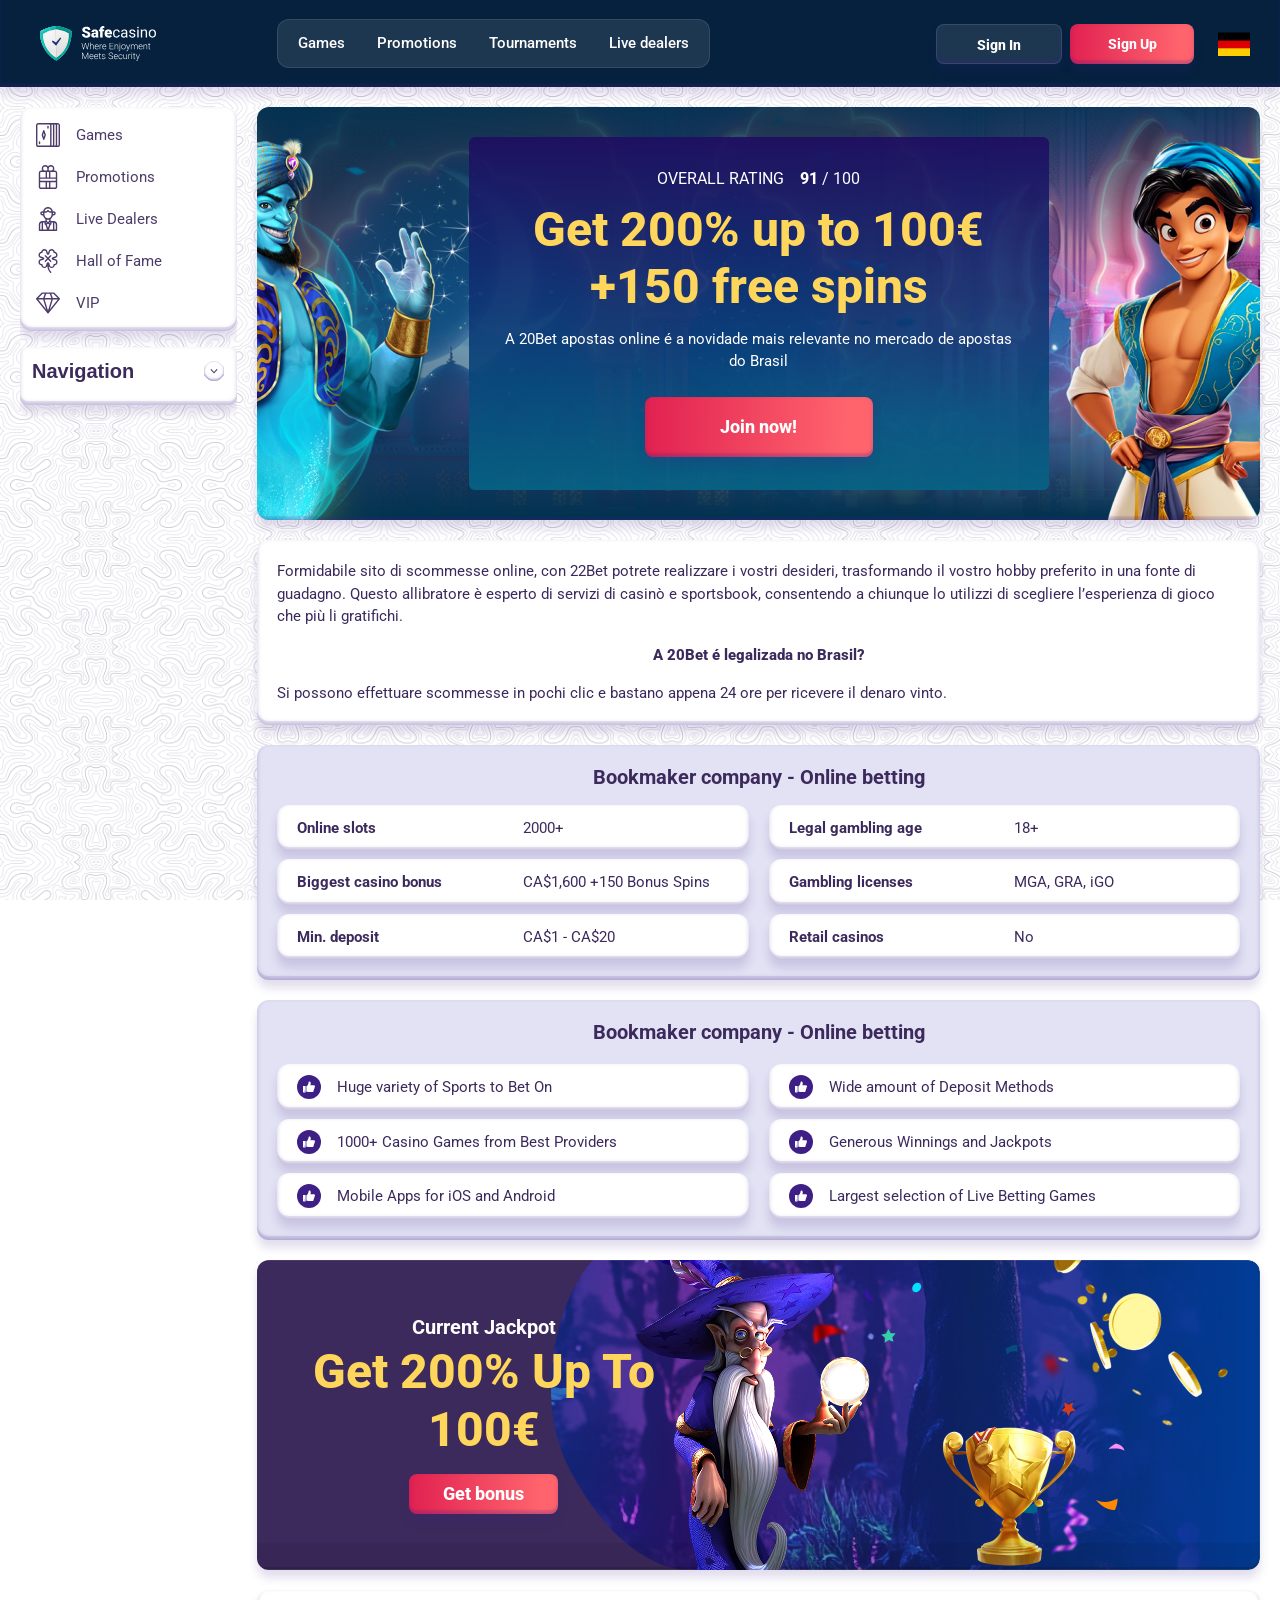
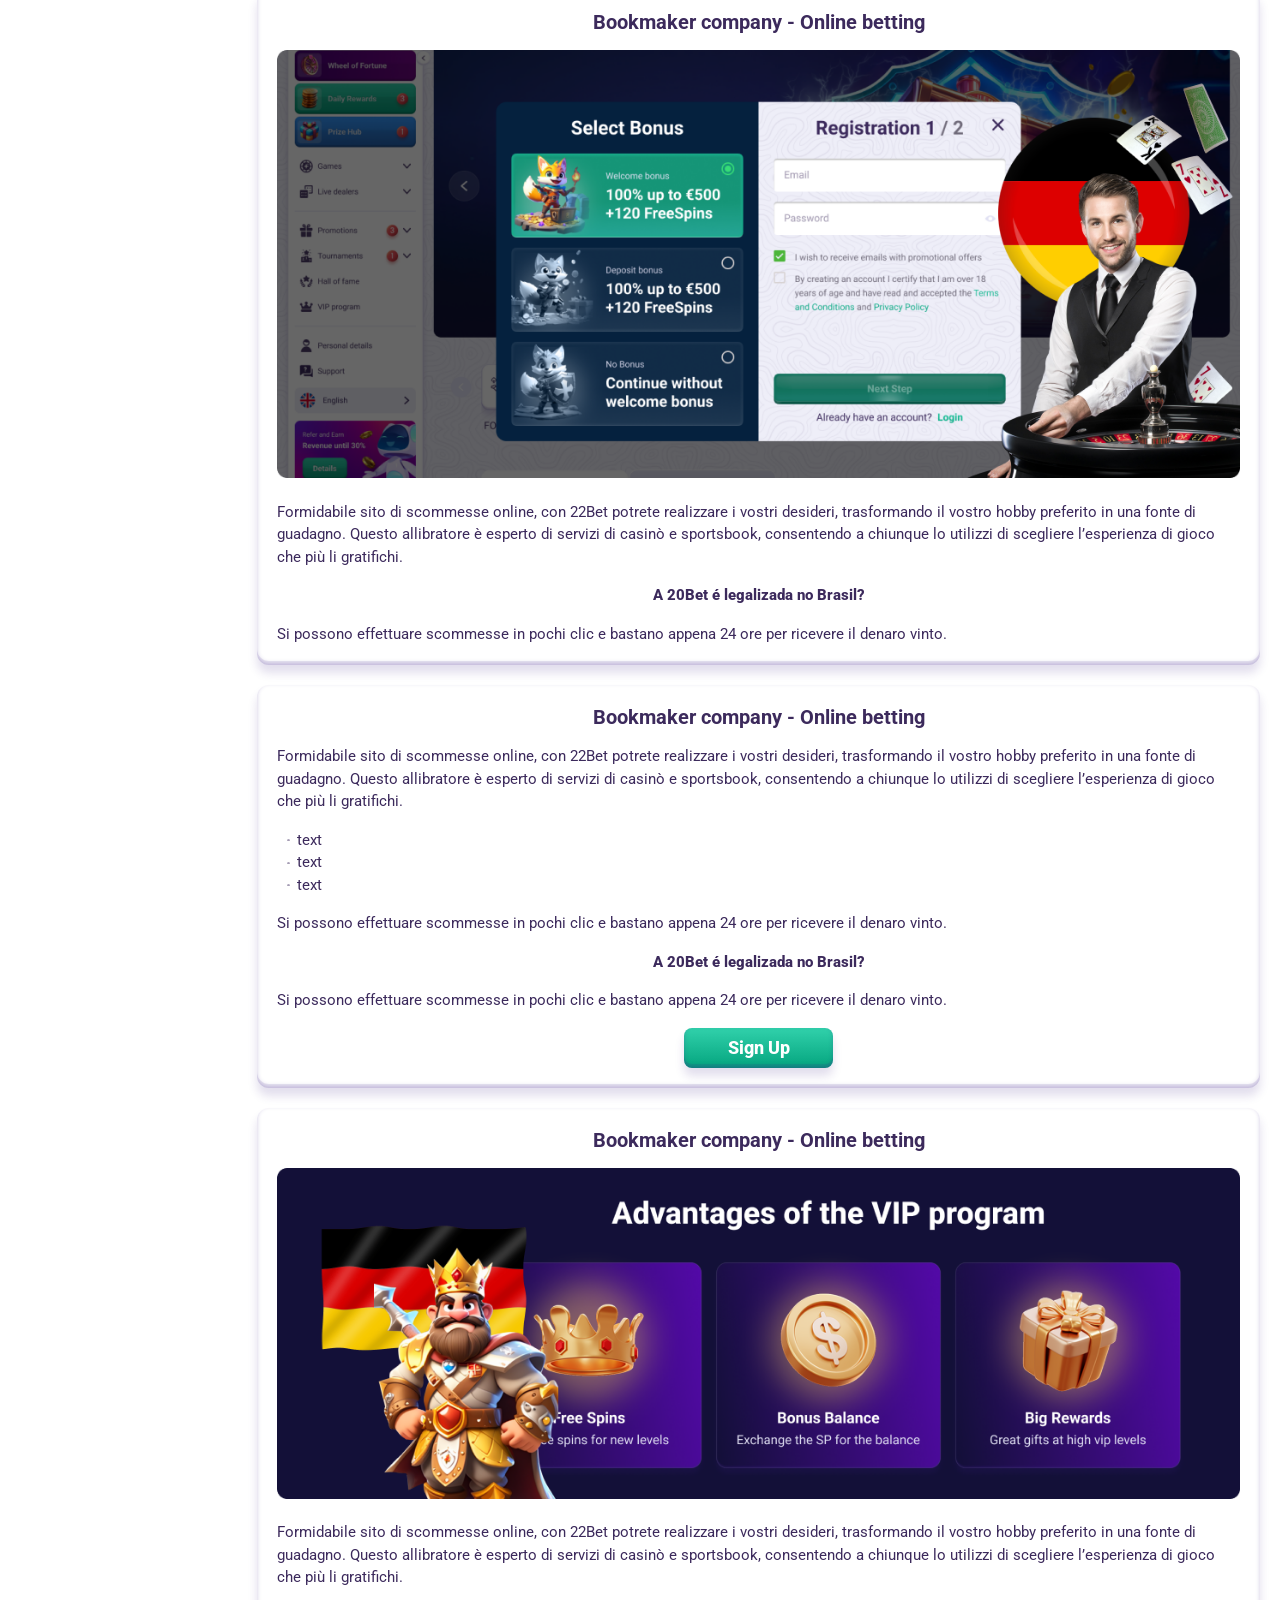
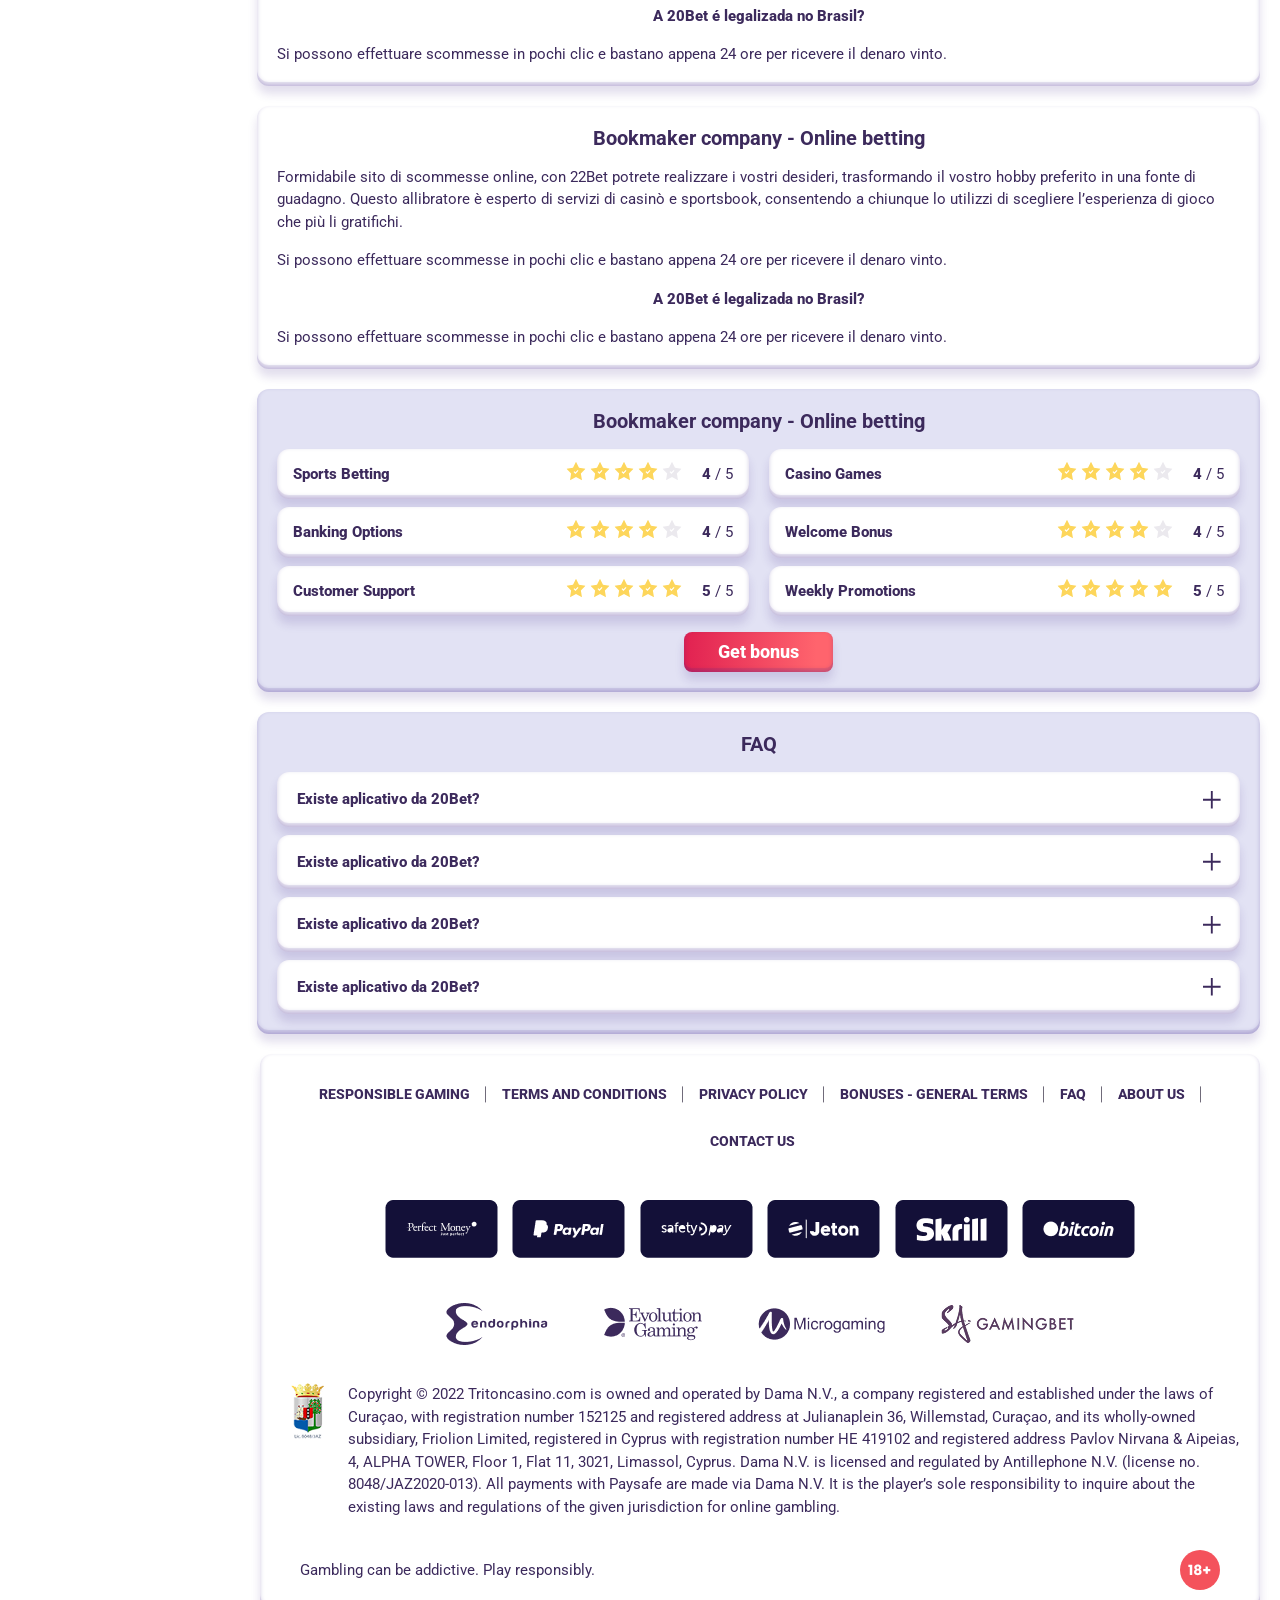
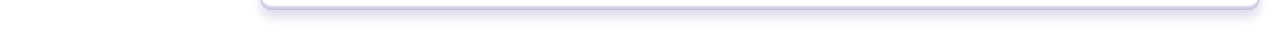
<file: index.html>
<!DOCTYPE html>
<html lang="de">
  <head>
    <meta charset="UTF-8" />
    <meta name="viewport" content="width=device-width, initial-scale=1.0" />
    <title>Get 200% up to 100€
      +150 free spins</title>
    <meta
      name="description"
      content="A 20Bet apostas online é a novidade mais relevante no mercado de apostas do Brasil"
    />
    <meta property="og:site_name" content="Slotsgem Casino" />
    <meta
      property="og:title"
      content="Get 200% up to 100€
      +150 free spins"
    />
    <meta property="og:type" content="website" />
    <meta property="og:url" content="http://safecasino.de/" />
    <meta property="og:image" content />
    <meta property="og:image:alt" content />
    <meta property="og:locale" content="de" />
    <meta
      property="og:description"
      content="A 20Bet apostas online é a novidade mais relevante no mercado de apostas do Brasil"
    />
    <link rel="preconnect" href="https://fonts.googleapis.com" />
    <link rel="preconnect" href="https://fonts.gstatic.com" crossorigin />
    <link
      href="https://fonts.googleapis.com/css2?family=Poppins:wght@400;500;600;700;900&family=Roboto&family=Roboto+Condensed:ital,wght@0,100..900;1,100..900&display=swap"
      rel="stylesheet"
    />
    <link rel="stylesheet" href="./css/reset.css" />
    <link rel="stylesheet" href="./css/main.css" />
    <link rel="stylesheet" href="./css/media.css" />
    <link rel="icon" href="./images/favicon.png" type="image/x-icon" />
     <script src="https://code.jquery.com/jquery-3.6.1.min.js" integrity="sha256-o88AwQnZB+VDvE9tvIXrMQaPlFFSUTR+nldQm1LuPXQ=" crossorigin="anonymous"></script>
  </head>
  <body>
    <header class="header">
      <section class="content header__content">
        <a href="#" class="logo header__logo"
          ><img src="./images/logo.svg" alt="logo" title=""
        /></a>
        <button class="header__btn-menu">
          <svg
            width="16px"
            height="16px"
            viewBox="0 0 16 16"
            xmlns="http://www.w3.org/2000/svg"
          >
            <rect y="0" width="16" height="3" rx="1.5"></rect>
            <rect y="6.5" width="16" height="3" rx="1.5"></rect>
            <rect y="13" width="16" height="3" rx="1.5"></rect>
          </svg>
        </button>
        <nav class="menu header__menu">
          <ul class="header__menu-list">
            <li><a href="#">Games</a></li>
            <li><a href="#">Promotions</a></li>
            <li><a href="#">Tournaments</a></li>
            <li><a href="#">Live dealers</a></li>
            
          </ul>
          <div class="header__btn">
            <a
              href="#"
              class="header__button header__button-login header__btn-login"
              >Sign In
            </a>
            <a
              href="#"
              class="header__button header__button-signin header__btn-signin"
              >Sign Up</a
            >
          </div>
        </nav>
        <a href="#" class="header__button header__button-login">Sign In </a>
        <a href="#" class="header__button header__button-signin">Sign Up</a>

        <a class="header__country" href="#">
          <span><img src="./images/flag.png" alt="Sweden Flag" title /></span>
        </a>
      </section>
    </header>
 <main class="main">
        <aside class="sidebar-wrapper">
            <section class="content sidebar">
              <nav class="menu sidebar__menu">
                <ul>
                  <li >
                    <a href="#" ><img class="icon-default" src="./images/sidebar/games.svg" alt=" Games"  title/>
                      Games</a>
                    
                  </li>
                  <li >
                    <a href="#" > <img class="icon-default" src="./images/sidebar/promotions.svg"  alt="Promotions"  title/>
                      
                      <span>Promotions</span></a>
                  </li>    
                  <li >
                    <a href="#" ><img class="icon-default" src="./images/sidebar/live.svg" alt="Live Dealers"  title/>
                      
                     Live Dealers</a>
                  </li>
                  <li >
                    <a href="#" ><img class="icon-default" src="./images/sidebar/hall.svg" alt="Hall of Fame" title>
                     
                      Hall of Fame</a>
                  </li>
                  <li >
                    <a href="" ><img class="icon-default" src="./images/sidebar/vip.svg" alt="vip" title/>
                     VIP</a>
                  </li>
                  
                </ul>
              </nav>
    
              <div class="sidebar__navigation">
                <button class="sidebar__links-button">
                  Navigation 
                </button>
                <div class="sidebar__links">
                  <ul class="sidebar__links-list">
                      <li ><a  href="#" title>Review of 22Bet</a></li>
                      <li ><a  href="#" title>Registration</a></li>
                      <li ><a  href="#" title>22Bet Betting Expert Reviews</a></li>
                      <li ><a  href="#" title>Layouts and navigation</a></li>
                      <li ><a  href="#" title>Sports betting</a></li>
                      <li ><a  href="#" title>Sports offers</a></li>
                      <li ><a  href="#" title>Live betting</a></li>
                      <li ><a  href="#" title>Cash out</a></li>
                      <li ><a  href="#" title>Live stream</a></li>
                  </ul>
                </div>
              </div>
            </section>
          </aside>
    
          <section class="content__wrapper">
            <section class="content hero hero__content">
              <div class="background hero__background">
                <img src="./images/main/bg-main.png" alt="hero" title />
              </div>
    
              <div class="hero__data">
                <div
                  class="hero__rating"
                  itemscope
                  itemtype="http://schema.org/Game"
                >
                  <p>Overall Rating</p>
                  <meta itemprop="name" content="http://safecasino.de/" />
                  <span
                    itemprop="aggregateRating"
                    itemscope
                    itemtype="http://schema.org/AggregateRating"
                  >
                    <span itemprop="ratingValue"> 91 </span>
                    <span> / </span>
                    <span itemprop="bestRating"> 100 </span>
                    <meta itemprop="reviewCount" content="100" />
                  </span>
                </div>
                <h1 class="title general hero__title">
                  Get 200% up to 100€
                  +150 free spins
                </h1>
                <p class="hero__text">A 20Bet apostas online é a novidade mais relevante no mercado de apostas do Brasil</p>
    
                <a href="#" class="button hero__button">Join now!</a>
              </div>
            </section>
            <section class="content page-nav">
              <div class="page-nav-button sidebar__links-button">
                Navigation 
              </div>
              <ul class="page-nav-list sidebar__links-list">
               
                <li ><a  href="#" title>Review of 22Bet</a></li>
                <li ><a  href="#" title>Registration</a></li>
                <li ><a  href="#" title>22Bet Betting Expert Reviews</a></li>
                <li ><a  href="#" title>Layouts and navigation</a></li>
                <li ><a  href="#" title>Sports betting</a></li>
                <li ><a  href="#" title>Sports offers</a></li>
                <li ><a  href="#" title>Live betting</a></li>
                <li ><a  href="#" title>Cash out</a></li>
                <li ><a  href="#" title>Live stream</a></li>
              </ul>
            </section>
            <section class="content article ">
          
                <p >
                  Formidabile sito di scommesse online, con 22Bet potrete realizzare i
                  vostri desideri, trasformando il vostro hobby preferito in una fonte
                  di guadagno. Questo allibratore è esperto di servizi di casinò e
                  sportsbook, consentendo a chiunque lo utilizzi di scegliere
                  l’esperienza di gioco che più li gratifichi.
                </p>
                <h3>A 20Bet é legalizada no Brasil?</h3>
                <p >
                  Si possono effettuare scommesse in pochi clic e bastano appena 24 ore
                  per ricevere il denaro vinto.
                </p>
              </section> 
              
              <section class="content about">
                <h2 class="title high about__title">Bookmaker company - Online betting</h2>
                <table class="about__table">
                  <tbody class="about__group">
                    
                      <tr>
                      <td>Online slots</td>
                      <td>2000+</td>
                     </tr>
                     <tr>
                      <td>Biggest casino bonus</td>
                      <td>CA$1,600 +150 Bonus Spins</td>
                     </tr>
                     <tr>
                      <td>Min. deposit</td>
                      <td>CA$1 - CA$20</td>
                     </tr>
                    
                    </div>
                  </tbody>
                  <tbody class="about__group">
                        <tr>
                        <td>Legal gambling age</td>
                        <td>18+</td>
                      </tr>
                      <tr>
                        <td>Gambling licenses</td>
                        <td>MGA, GRA, iGO</td>
                      </tr>
                      <tr>
                        <td>Retail casinos</td>
                        <td>No</td>
                      </tr>
                    </div>
                  </tbody>
                </table>
              </section> 
              <section class="content features">
                <h2 class="title high features__title">Bookmaker company - Online betting</h2>
                  <div class="features__list">
                    <div class="features__info">
                    <ul >
                      <li class="features__item">
                              Huge variety of Sports to Bet On
                      </li>
                      <li>
                        1000+ Casino Games from Best Providers
                      </li>
                      <li>
                        Mobile Apps for iOS and Android
                      </li>
                    </ul>
                    </div>
                   <div class="features__info">
                    <ul >
                      <li>
                        Wide amount of Deposit Methods
                      </li>
                      <li>
                        Generous Winnings and Jackpots
                      </li>
                      <li>
                       Largest selection of Live Betting Games
                      </li>
                    </ul>
                   </div>
                  </div>
              </section>  
              <section class="content banner">
                <div class="background banner__background">
                  
                  <img src="./images/main/banner-main.png" alt="banner" title />
                </div>
                <div class="banner__info">
                  <h2 class="title high banner__title-main">
                    Current Jackpot
                    <strong> Get 200% up to </br> 100€ </strong>
                  </h2>
                  <a href="#" class="button banner__button">Get bonus</a>
                </div>
              </section>
              
             <section class=" content article">
                <h2 class="article__title high title">Bookmaker company - Online betting</h2>
                <div class="images">
                  <img
                  src="./images/main/image1-main.png"
                  alt="images" title
                  class=""
                  
                />
                </div>
                <p class="">
                  Formidabile sito di scommesse online, con 22Bet potrete realizzare i
                  vostri desideri, trasformando il vostro hobby preferito in una fonte
                  di guadagno. Questo allibratore è esperto di servizi di casinò e
                  sportsbook, consentendo a chiunque lo utilizzi di scegliere
                  l’esperienza di gioco che più li gratifichi.
                </p>
                <h3 >A 20Bet é legalizada no Brasil?</h3>
                <p >
                  Si possono effettuare scommesse in pochi clic e bastano appena 24 ore
                  per ricevere il denaro vinto.
                </p>
              </section>
              <section class=" content article ">
                <h2 class="article__title high title">Bookmaker company - Online betting</h2>
                <p >
                  Formidabile sito di scommesse online, con 22Bet potrete realizzare i
                  vostri desideri, trasformando il vostro hobby preferito in una fonte
                  di guadagno. Questo allibratore è esperto di servizi di casinò e
                  sportsbook, consentendo a chiunque lo utilizzi di scegliere
                  l’esperienza di gioco che più li gratifichi.
                </p>
                <ul>
                  <li >text</li>
                  <li >text</li>
                  <li >text</li>
                </ul>
                <p >
                  Si possono effettuare scommesse in pochi clic e bastano appena 24 ore
                  per ricevere il denaro vinto.
                </p>
                <h3 >A 20Bet é legalizada no Brasil?</h3>
                <p >
                  Si possono effettuare scommesse in pochi clic e bastano appena 24 ore
                  per ricevere il denaro vinto.
                </p>
                <a href="#" class="button  article__button">Sign Up</a>
              </section>
              <section class=" content article">
                <h2 class="article__title high title">Bookmaker company - Online betting</h2>
                <div class="images">
                  <img
                  src="./images/main/image2-main.png"
                  alt="images" title
                  class=""
                  
                />
                </div>
                <p class="">
                  Formidabile sito di scommesse online, con 22Bet potrete realizzare i
                  vostri desideri, trasformando il vostro hobby preferito in una fonte
                  di guadagno. Questo allibratore è esperto di servizi di casinò e
                  sportsbook, consentendo a chiunque lo utilizzi di scegliere
                  l’esperienza di gioco che più li gratifichi.
                </p>
                <h3 >A 20Bet é legalizada no Brasil?</h3>
                <p >
                  Si possono effettuare scommesse in pochi clic e bastano appena 24 ore
                  per ricevere il denaro vinto.
                </p>
              </section>
              <section class=" content article ">
                <h2 class="article__title high title">Bookmaker company - Online betting</h2>
                <p >
                  Formidabile sito di scommesse online, con 22Bet potrete realizzare i
                  vostri desideri, trasformando il vostro hobby preferito in una fonte
                  di guadagno. Questo allibratore è esperto di servizi di casinò e
                  sportsbook, consentendo a chiunque lo utilizzi di scegliere
                  l’esperienza di gioco che più li gratifichi.
                </p>
                <p >
                  Si possono effettuare scommesse in pochi clic e bastano appena 24 ore
                  per ricevere il denaro vinto.
                </p>
                <h3>A 20Bet é legalizada no Brasil?</h3>
                
                <p >
                  Si possono effettuare scommesse in pochi clic e bastano appena 24 ore
                  per ricevere il denaro vinto.
                </p>
               
              </section>
             <section class="content ratings ">
                <h2 class="ratings__title title high">
                  Bookmaker company - Online betting
                </h2>
                
          <div class="ratings__content">
            <ul class="ratings__list">
              <li>
                <div  class="ratings__info">
                  <span class="ratings__data">
                    <span>4</span>
                    <span>/</span>
                    <span>5</span>
                  </span>
                  <div class="ratings__img">
                    <img src="./images/main/ratings-icon.svg" alt="ratings" title>
                    <img src="./images/main/ratings-icon.svg" alt="ratings" title>
                    <img src="./images/main/ratings-icon.svg" alt="ratings" title>
                    <img src="./images/main/ratings-icon.svg" alt="ratings" title>
                    <img src="./images/main/ratings-icon-grey.svg" alt="ratings" title>
                    
                  </div>
                  <p>Sports betting</p>
              
                </div>
                
              </li>
              <li>
                <div class="ratings__info">
                  <span class="ratings__data">
                    <span>4</span>
                    <span>/</span>
                    <span>5</span>
                  </span>
                  <div class="ratings__img">
                    <img src="./images/main/ratings-icon.svg" alt="ratings" title>
                    <img src="./images/main/ratings-icon.svg" alt="ratings" title>
                    <img src="./images/main/ratings-icon.svg" alt="ratings" title>
                    <img src="./images/main/ratings-icon.svg" alt="ratings" title>
                    <img src="./images/main/ratings-icon-grey.svg" alt="ratings" title>
                
                  </div>
                  <p>Banking options</p>
                  
                </div>
                
              </li>
              <li>
                <div class="ratings__info">
                  <span class="ratings__data">
                    <span>5</span>
                    <span>/</span>
                    <span>5</span>
                  </span>
                  <div class="ratings__img">
                    <img src="./images/main/ratings-icon.svg" alt="ratings" title>
                    <img src="./images/main/ratings-icon.svg" alt="ratings" title>
                    <img src="./images/main/ratings-icon.svg" alt="ratings" title>
                    <img src="./images/main/ratings-icon.svg" alt="ratings" title>
                    <img src="./images/main/ratings-icon.svg" alt="ratings" title>
                    
                  </div>  
                  <p>Customer support</p>
                  
                </div>
                
            </li>
            </ul>
            <ul class="ratings__list">
            <li>
              <div class="ratings__info">
                <span class="ratings__data">
                  <span>4</span>
                  <span>/</span>
                  <span>5</span>
                </span>
                <div class="ratings__img">
                  <img src="./images/main/ratings-icon.svg" alt="ratings" title>
                  <img src="./images/main/ratings-icon.svg" alt="ratings" title>
                  <img src="./images/main/ratings-icon.svg" alt="ratings" title>
                  <img src="./images/main/ratings-icon.svg" alt="ratings" title>
                  <img src="./images/main/ratings-icon-grey.svg" alt="ratings" title>
                 
                </div>
                <p>Casino games</p>
                
              </div>
              
             
            </li>
              <li>
                <div class="ratings__info">
                  <span class="ratings__data">
                    <span>4</span>
                    <span>/</span>
                    <span>5</span>
                  </span>
                  <div class="ratings__img">
                    <img src="./images/main/ratings-icon.svg" alt="ratings" title>
                  <img src="./images/main/ratings-icon.svg" alt="ratings" title>
                  <img src="./images/main/ratings-icon.svg" alt="ratings" title>
                  <img src="./images/main/ratings-icon.svg" alt="ratings" title>
                  <img src="./images/main/ratings-icon-grey.svg" alt="ratings" title>
                  </div>  
                  <p>Welcome bonus</p>
                  
                </div>
                
              </li>
             

             
            <li>
              <div class="ratings__info">
                <span class="ratings__data">
                  <span>5</span>
                  <span>/</span>
                  <span>5</span>
                </span>
                <div class="ratings__img">
                  <img src="./images/main/ratings-icon.svg" alt="ratings" title>
                  <img src="./images/main/ratings-icon.svg" alt="ratings" title>
                  <img src="./images/main/ratings-icon.svg" alt="ratings" title>
                  <img src="./images/main/ratings-icon.svg" alt="ratings" title>
                  <img src="./images/main/ratings-icon.svg" alt="ratings" title>
                 
                </div>  
                <p>Weekly promotions</p>
                
              </div> 
             
            </li> 
          
            </ul>
           
          </div>
            
              <a href="#" class="button ratings__button">Get bonus</a>
              </section>
               <section class="content faq ">
                <h2 class="title high faq__title ">FAQ</h2>
                <ul class="faq__list " itemscope itemtype="https://schema.org/FAQPage">
                  <li class="faq__item"  itemscope itemprop="mainEntity" itemtype="https://schema.org/Question">
                    <h3 class="title medium faq__subtitle js-button-expander"  itemprop="name">Existe aplicativo da 20Bet?
                     </h3>
                    <div  class="faq__answer js-expand-content" itemscope  itemprop="acceptedAnswer" itemtype="https://schema.org/Answer">
                      <p  itemprop="text">
                        Formidabile sito di scommesse online, con 22Bet potrete realizzare i vostri desideri, trasformando il vostro hobby preferito in una fonte di guadagno. Questo allibratore è esperto di servizi di casinò e sportsbook, consentendo a chiunque lo utilizzi di scegliere l’esperienza di gioco che più li gratifichi.
                      </p>
                    </div>
                  </li>
                  <li class="faq__item"  itemscope itemprop="mainEntity" itemtype="https://schema.org/Question">
                    <h3 class="title medium faq__subtitle js-button-expander"  itemprop="name">Existe aplicativo da 20Bet?</h3>
                    <div class="faq__answer js-expand-content" itemscope  itemprop="acceptedAnswer" itemtype="https://schema.org/Answer">
                      <p  itemprop="text">
                        Formidabile sito di scommesse online, con 22Bet potrete realizzare i vostri desideri, trasformando il vostro hobby preferito in una fonte di guadagno. Questo allibratore è esperto di servizi di casinò e sportsbook, consentendo a chiunque lo utilizzi di scegliere l’esperienza di gioco che più li gratifichi.
                      </p>
                    </div>
                  </li> 
                   <li class="faq__item"  itemscope itemprop="mainEntity" itemtype="https://schema.org/Question">
                    <h3 class="title medium faq__subtitle js-button-expander"  itemprop="name">Existe aplicativo da 20Bet?</h3>
                    <div class="faq__answer js-expand-content" itemscope  itemprop="acceptedAnswer" itemtype="https://schema.org/Answer">
                      <p  itemprop="text">
                        Formidabile sito di scommesse online, con 22Bet potrete realizzare i vostri desideri, trasformando il vostro hobby preferito in una fonte di guadagno. Questo allibratore è esperto di servizi di casinò e sportsbook, consentendo a chiunque lo utilizzi di scegliere l’esperienza di gioco che più li gratifichi.
                      </p>
                    </div>
                  </li> 
                  <li class="faq__item"  itemscope itemprop="mainEntity" itemtype="https://schema.org/Question">
                    <h3 class="title medium faq__subtitle js-button-expander"  itemprop="name">Existe aplicativo da 20Bet?</h3>
                    <div class="faq__answer js-expand-content" itemscope  itemprop="acceptedAnswer" itemtype="https://schema.org/Answer">
                      <p  itemprop="text">
                        Formidabile sito di scommesse online, con 22Bet potrete realizzare i vostri desideri, trasformando il vostro hobby preferito in una fonte di guadagno. Questo allibratore è esperto di servizi di casinò e sportsbook, consentendo a chiunque lo utilizzi di scegliere l’esperienza di gioco che più li gratifichi.
                      </p>
                    </div>
                  </li> 
                  
                </ul>
              </section> 
              <div class=""  onclick="scrollToTop()">
                <button class="main__arrow" id="scrollToTopBtn"></button>
              </div> 
          </section>
    
    </main> 
    <footer class="footer">
      <section class="content footer__content">
        
        <ul class="footer__menu">
          <li><a href="#">RESPONSIBLE GAMING</a></li>
          <li><a href="#">TERMS AND CONDITIONS</a></li>
          <li><a href="#">PRIVACY POLICY</a></li>
          <li><a href="#">BONUSES - GENERAL TERMS</a></li>
          <li><a href="#">FAQ</a></li>
          <li><a href="#">ABOUT US</a></li>
          <li><a href="#">CONTACT US</a></li>
         
        </ul>
        <ul class="footer__cards">
          <li>
            <a href="#"><img src="./images/perfect.png" alt="cards" title /></a>
          </li>
          <li>
            <a href="#"><img src="./images/paypal.png" alt="cards" title /></a>
          </li>
          <li>
            <a href="#"
              ><img src="./images/safety.png" alt="cards" title
            /></a>
          </li>
          <li>
            <a href="#"><img src="./images/jeton.png" alt="cards" title /></a>
          </li>
          <li>
            <a href="#"><img src="./images/scrill.png" alt="cards" title /></a>
          </li>
          <li>
            <a href="#"><img src="./images/bitcoin.png" alt="cards" title /></a>
          </li>
          
        </ul>
        <ul class="footer__cards footer__cards-last">
          <li>
            <a href="#"><img src="./images/endorfina.png" alt="cards" title /></a>
          </li>
          <li>
            <a href="#"><img src="./images/evolution.png" alt="cards" title /></a>
          </li>
          <li>
            <a href="#"
              ><img src="./images/micro.png" alt="cards" title
            /></a>
          </li>
          <li>
            <a href="#"><img src="./images/gaming.png" alt="cards" title /></a>
          </li>
          
          
        </ul>
        <div class="footer__wrap">
          <img src="./images/footer-frame.png" alt="logo" title />
          <p>
            Copyright &copy; 2022 Tritoncasino.com is owned and operated by Dama N.V., a company registered and established under the laws of Curaçao, with registration number 152125 and registered address at Julianaplein 36, Willemstad, Curaçao, and its wholly-owned subsidiary, Friolion Limited, registered in Cyprus with registration number HE 419102 and registered address Pavlov Nirvana & Aipeias, 4, ALPHA TOWER, Floor 1, Flat 11, 3021, Limassol, Cyprus. Dama N.V. is licensed and regulated by Antillephone N.V. (license no. 8048/JAZ2020-013). All payments with Paysafe are made via Dama N.V. It is the player’s sole responsibility to inquire about the existing laws and regulations of the given jurisdiction for online gambling.
          </p>
        </div>
        <div class="footer__wrapp">
          
          <p>
            Gambling can be addictive. Play responsibly.
          </p>
          <img src="./images/age.svg" alt="age" title />
        </div>
      </section>
    </footer>
    <script src="./js/sidebar.js" defer></script>
    <script src="./js/arrowUp.js" defer></script>
    <script src="./js/expander.js" defer></script>
    <script src="./js/mobile-menu.js" defer></script>
  </body>
</html>
</file>
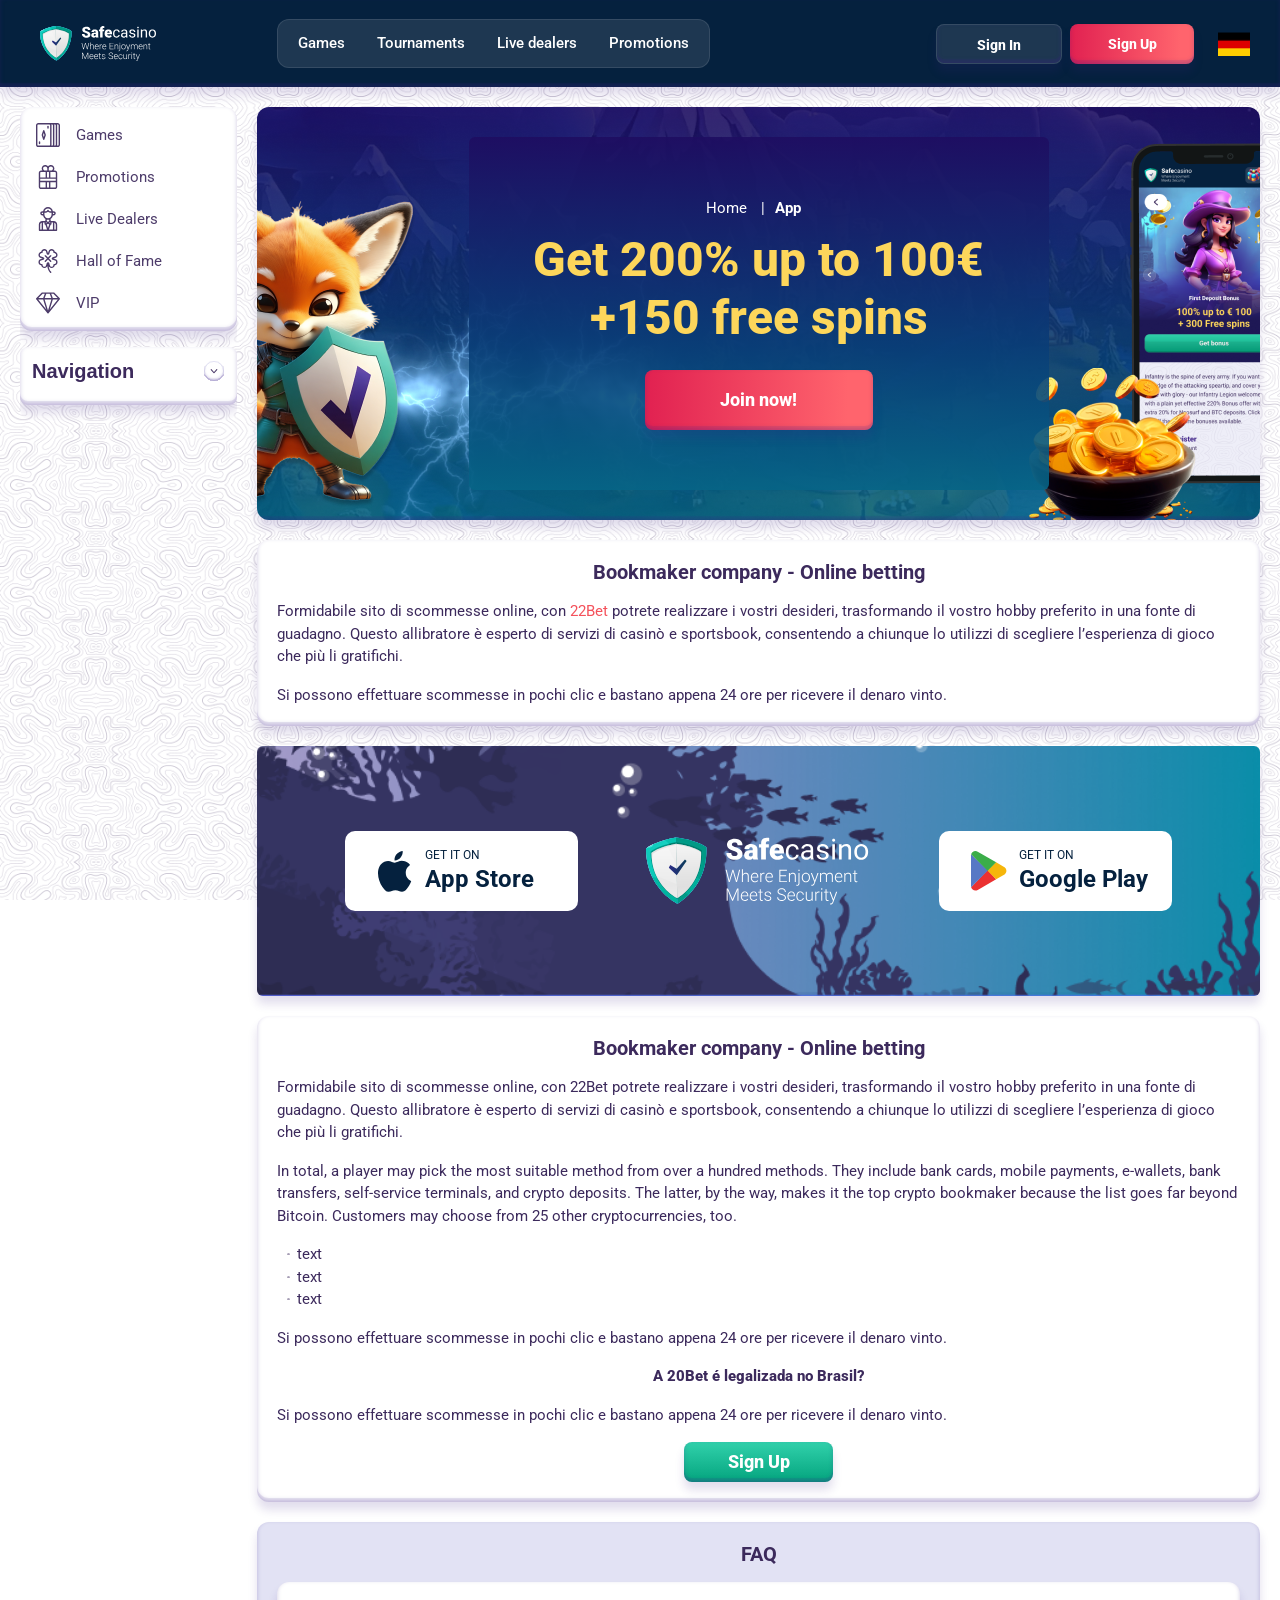
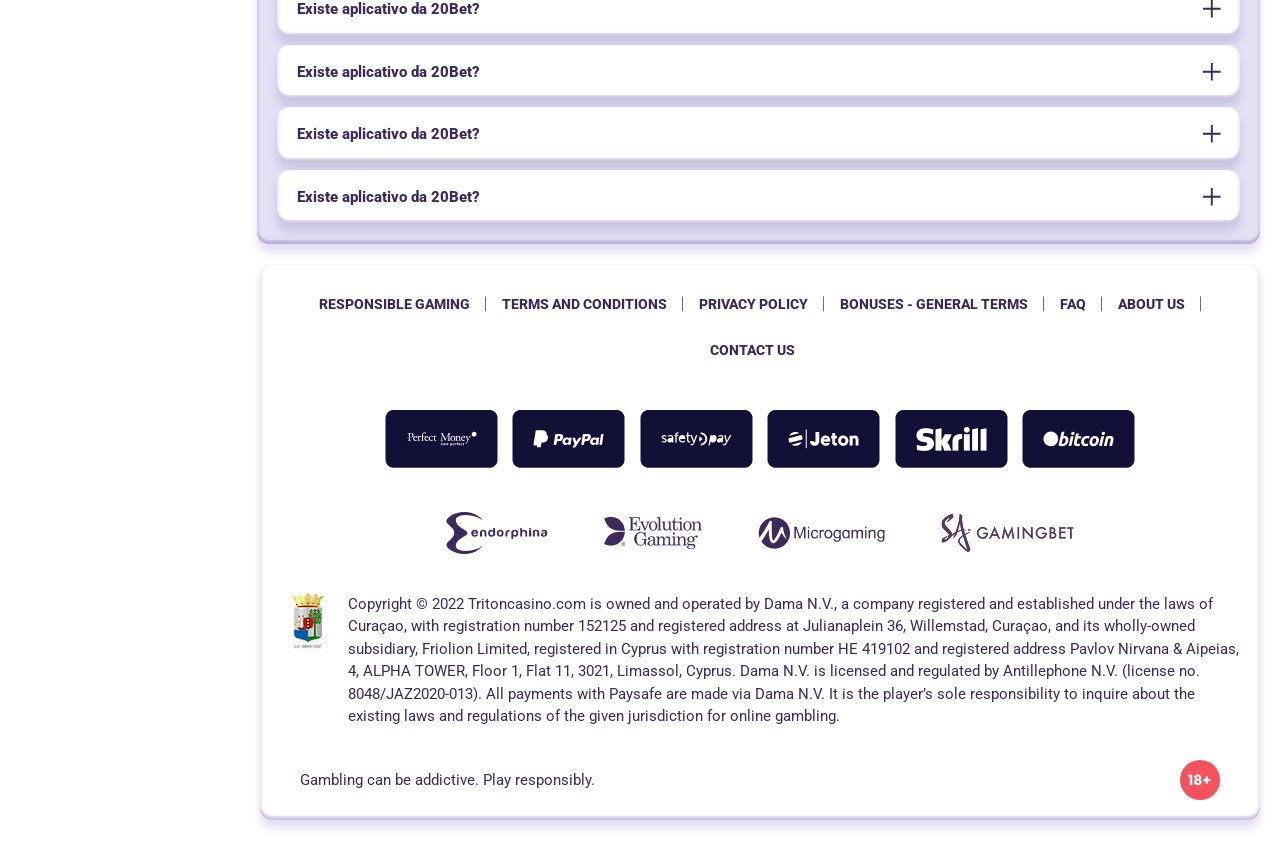
<file: app.html>
<!DOCTYPE html>
<html lang="de">
  <head>
    <meta charset="UTF-8" />
    <meta name="viewport" content="width=device-width, initial-scale=1.0" />
    <title>Get 200% up to 100€
      +150 free spins</title>
    <meta
      name="description"
      content="A 20Bet apostas online é a novidade mais relevante no mercado de apostas do Brasil"
    />
    <meta property="og:site_name" content="Slotsgem Casino" />
    <meta
      property="og:title"
      content="Get 200% up to 100€
      +150 free spins"
    />
    <meta property="og:type" content="website" />
    <meta property="og:url" content="http://safecasino.de/" />
    <meta property="og:image" content />
    <meta property="og:image:alt" content />
    <meta property="og:locale" content="de" />
    <meta
      property="og:description"
      content="A 20Bet apostas online é a novidade mais relevante no mercado de apostas do Brasil."
    />
    <link rel="preconnect" href="https://fonts.googleapis.com" />
    <link rel="preconnect" href="https://fonts.gstatic.com" crossorigin />
    <link
      href="https://fonts.googleapis.com/css2?family=Poppins:wght@400;500;600;700;900&family=Roboto&family=Roboto+Condensed:ital,wght@0,100..900;1,100..900&display=swap"
      rel="stylesheet"
    />
    <link rel="stylesheet" href="./css/reset.css" />
    <link rel="stylesheet" href="./css/main.css" />
    <link rel="stylesheet" href="./css/media.css" />
    <link rel="icon" href="./images/favicon.png" type="image/x-icon" />
    <script
      src="https://code.jquery.com/jquery-3.6.1.min.js"
      integrity="sha256-o88AwQnZB+VDvE9tvIXrMQaPlFFSUTR+nldQm1LuPXQ="
      crossorigin="anonymous"
    ></script>
  </head>
  <body>
    <header class="header">
      <section class="content header__content">
        <a href="#" class="logo header__logo"
          ><img src="./images/logo.svg" alt="logo" title=""
        /></a>
        <button class="header__btn-menu">
          <svg
            width="16px"
            height="16px"
            viewBox="0 0 16 16"
            xmlns="http://www.w3.org/2000/svg"
          >
            <rect y="0" width="16" height="3" rx="1.5"></rect>
            <rect y="6.5" width="16" height="3" rx="1.5"></rect>
            <rect y="13" width="16" height="3" rx="1.5"></rect>
          </svg>
        </button>
        <nav class="menu header__menu">
          <ul class="header__menu-list">
            <li><a href="#">Games</a></li>
            <li><a href="#">Tournaments</a></li>
            <li><a href="#">Live dealers</a></li>
            <li><a href="#">Promotions</a></li>
          </ul>
          <div class="header__btn">
            <a
              href="#"
              class="header__button header__button-login header__btn-login"
              >Sign In
            </a>
            <a
              href="#"
              class="header__button header__button-signin header__btn-signin"
              >Sign Up</a
            >
          </div>
        </nav>
        <a href="#" class="header__button header__button-login">Sign In </a>
        <a href="#" class="header__button header__button-signin">Sign Up</a>

        <a class="header__country" href="#">
          <span><img src="./images/flag.png" alt="Sweden Flag" title /></span>
        </a>
      </section>
    </header>
    <main class="main">
      <aside class="sidebar-wrapper">
        <section class="content sidebar">
          <nav class="menu sidebar__menu">
            <ul>
              <li >
                <a href="#" ><img class="icon-default" src="./images/sidebar/games.svg" alt=" Games"  title/>
                  Games</a>
                
              </li>
              <li >
                <a href="#" > <img class="icon-default" src="./images/sidebar/promotions.svg"  alt="Promotions"  title/>
                  
                  <span>Promotions</span></a>
              </li>    
              <li >
                <a href="#" ><img class="icon-default" src="./images/sidebar/live.svg" alt="Live Dealers"  title/>
                  
                 Live Dealers</a>
              </li>
              <li >
                <a href="#" ><img class="icon-default" src="./images/sidebar/hall.svg" alt="Hall of Fame" title>
                 
                  Hall of Fame</a>
              </li>
              <li >
                <a href="" ><img class="icon-default" src="./images/sidebar/vip.svg" alt="vip" title/>
                 VIP</a>
              </li>
            </ul>
          </nav>
          <div class="sidebar__navigation">
          <button class="sidebar__links-button">Navigation</button>
          <div class="sidebar__links">
            <ul class="sidebar__links-list">
              <li><a href="#" title>Review of 22Bet</a></li>
              <li><a href="#" title>Registration</a></li>
              <li><a href="#" title>22Bet Betting Expert Reviews</a></li>
              <li><a href="#" title>Layouts and navigation</a></li>
              <li><a href="#" title>Sports betting</a></li>
              <li><a href="#" title>Sports offers</a></li>
              <li><a href="#" title>Live betting</a></li>
              <li><a href="#" title>Cash out</a></li>
              <li><a href="#" title>Live stream</a></li>
            </ul>
          </div>
          </div>
        </section>
      </aside>

      <section class="content__wrapper">
        <section class="content hero hero__app">
          <div class="background hero__background">
            <img src="./images/app/bg-app.png" alt="hero" title />
          </div>

          <div class="hero__data hero__data-app">
            <ul
              class="breadcrumbs"
              itemscope
              itemtype="https://schema.org/BreadcrumbList"
            >
              <li
                itemprop="itemListElement"
                itemscope
                itemtype="https://schema.org/ListItem"
              >
                <a href="#" itemprop="item">
                  <span itemprop="name">Home</span></a
                >
                <meta itemprop="position" content="1" />
              </li>
              <li
                itemprop="itemListElement"
                itemscope
                itemtype="https://schema.org/ListItem"
              >
                <a href="#" itemprop="item"> <span itemprop="name">App</span></a>
                <meta itemprop="position" content="2" />
              </li>
            </ul>
            <h1 class="title general hero__title hero__title-page">
              Get 200% up to 100€
+150 free spins
            </h1>
            
            <a href="#" class="button hero__button hero__button-app">Join now!</a>
          </div>
        </section>
        <section class="content page-nav">
          <div class="page-nav-button sidebar__links-button">Navigation</div>
          <ul class="page-nav-list sidebar__links-list">
            <li><a href="#" title>Review of 22Bet</a></li>
            <li><a href="#" title>Registration</a></li>
            <li><a href="#" title>22Bet Betting Expert Reviews</a></li>
            <li><a href="#" title>Layouts and navigation</a></li>
            <li><a href="#" title>Sports betting</a></li>
            <li><a href="#" title>Sports offers</a></li>
            <li><a href="#" title>Live betting</a></li>
            <li><a href="#" title>Cash out</a></li>
            <li><a href="#" title>Live stream</a></li>
          </ul>
        </section>
        <section class="content article">
          <h2 class="article__title high title">
            Bookmaker company - Online betting
          </h2>
          <p>
            Formidabile sito di scommesse online, con
            <a href="#" class="article__link">22Bet</a> potrete realizzare i vostri desideri, trasformando il vostro hobby preferito in una fonte di guadagno. Questo allibratore è esperto di servizi di casinò e sportsbook, consentendo a chiunque lo utilizzi di scegliere l’esperienza di gioco che più li gratifichi.
          </p>
          <p>Si possono effettuare scommesse in pochi clic e bastano appena 24 ore per ricevere il denaro vinto.</p>
        </section>
        <section class="content  banner__app">
          <div class="background banner__background-app">
            <img class="background-app" src="./images/app/banner-app.png" alt="banner" title />
          </div>
          <div class="banner__content banner__content-app">
           
                <a href="#" class="banner__btn banner__btn-android"
                >  Get it on <span>
                 
Google Play
                </span></a>
                <a href="#" class="logo banner__logo"
                ><img src="./images/app/logo-app.svg" alt="logo" title=""
              /></a>
              
              <a href="#" class="banner__btn banner__btn-app">
                Get it on
                <span>App Store</span></a>
              
            </div>
          <!-- </div> -->
        </section>
        <section class="content article">
          <h2 class="article__title high title">
            Bookmaker company - Online betting
          </h2>
          <p>
            Formidabile sito di scommesse online, con 22Bet potrete realizzare i vostri desideri, trasformando il vostro hobby preferito in una fonte di guadagno. Questo allibratore è esperto di servizi di casinò e sportsbook, consentendo a chiunque lo utilizzi di scegliere l’esperienza di gioco che più li gratifichi.
          </p>
          <p>
            In total, a player may pick the most suitable method from over a
            hundred methods. They include bank cards, mobile payments,
            e-wallets, bank transfers, self-service terminals, and crypto
            deposits. The latter, by the way, makes it the top crypto bookmaker
            because the list goes far beyond Bitcoin. Customers may choose from
            25 other cryptocurrencies, too.
          </p>
          <ul >
            <li >text</li>
                  <li >text</li>
                  <li >text</li>
          </ul>
          <p>Si possono effettuare scommesse in pochi clic e bastano appena 24 ore per ricevere il denaro vinto.</p>
          <h3>A 20Bet é legalizada no Brasil?</h3>
          <p>Si possono effettuare scommesse in pochi clic e bastano appena 24 ore per ricevere il denaro vinto.</p>
          <a href="#" class="button article__button">Sign Up</a>
        </section>
        <section class="content faq">
          <h2 class="title high faq__title">FAQ</h2>
          <ul class="faq__list" itemscope itemtype="https://schema.org/FAQPage">
            <li class="faq__item"  itemscope itemprop="mainEntity" itemtype="https://schema.org/Question">
              <h3 class="title medium faq__subtitle js-button-expander"  itemprop="name">Existe aplicativo da 20Bet?
               </h3>
              <div  class="faq__answer js-expand-content" itemscope  itemprop="acceptedAnswer" itemtype="https://schema.org/Answer">
                <p  itemprop="text">
                  Formidabile sito di scommesse online, con 22Bet potrete realizzare i vostri desideri, trasformando il vostro hobby preferito in una fonte di guadagno. Questo allibratore è esperto di servizi di casinò e sportsbook, consentendo a chiunque lo utilizzi di scegliere l’esperienza di gioco che più li gratifichi.
                </p>
              </div>
            </li>
            <li class="faq__item"  itemscope itemprop="mainEntity" itemtype="https://schema.org/Question">
              <h3 class="title medium faq__subtitle js-button-expander"  itemprop="name">Existe aplicativo da 20Bet?</h3>
              <div class="faq__answer js-expand-content" itemscope  itemprop="acceptedAnswer" itemtype="https://schema.org/Answer">
                <p  itemprop="text">
                  Formidabile sito di scommesse online, con 22Bet potrete realizzare i vostri desideri, trasformando il vostro hobby preferito in una fonte di guadagno. Questo allibratore è esperto di servizi di casinò e sportsbook, consentendo a chiunque lo utilizzi di scegliere l’esperienza di gioco che più li gratifichi.
                </p>
              </div>
            </li> 
             <li class="faq__item"  itemscope itemprop="mainEntity" itemtype="https://schema.org/Question">
              <h3 class="title medium faq__subtitle js-button-expander"  itemprop="name">Existe aplicativo da 20Bet?</h3>
              <div class="faq__answer js-expand-content" itemscope  itemprop="acceptedAnswer" itemtype="https://schema.org/Answer">
                <p  itemprop="text">
                  Formidabile sito di scommesse online, con 22Bet potrete realizzare i vostri desideri, trasformando il vostro hobby preferito in una fonte di guadagno. Questo allibratore è esperto di servizi di casinò e sportsbook, consentendo a chiunque lo utilizzi di scegliere l’esperienza di gioco che più li gratifichi.
                </p>
              </div>
            </li> 
            <li class="faq__item"  itemscope itemprop="mainEntity" itemtype="https://schema.org/Question">
              <h3 class="title medium faq__subtitle js-button-expander"  itemprop="name">Existe aplicativo da 20Bet?</h3>
              <div class="faq__answer js-expand-content" itemscope  itemprop="acceptedAnswer" itemtype="https://schema.org/Answer">
                <p  itemprop="text">
                  Formidabile sito di scommesse online, con 22Bet potrete realizzare i vostri desideri, trasformando il vostro hobby preferito in una fonte di guadagno. Questo allibratore è esperto di servizi di casinò e sportsbook, consentendo a chiunque lo utilizzi di scegliere l’esperienza di gioco che più li gratifichi.
                </p>
              </div>
            </li> 
            
          </ul>
        </section>
      </section>
    </main>
    <footer class="footer">
      <section class="content footer__content">
        
        <ul class="footer__menu">
          <li><a href="#">RESPONSIBLE GAMING</a></li>
          <li><a href="#">TERMS AND CONDITIONS</a></li>
          <li><a href="#">PRIVACY POLICY</a></li>
          <li><a href="#">BONUSES - GENERAL TERMS</a></li>
          <li><a href="#">FAQ</a></li>
          <li><a href="#">ABOUT US</a></li>
          <li><a href="#">CONTACT US</a></li>
         
        </ul>
        <ul class="footer__cards">
          <li>
            <a href="#"><img src="./images/perfect.png" alt="cards" title /></a>
          </li>
          <li>
            <a href="#"><img src="./images/paypal.png" alt="cards" title /></a>
          </li>
          <li>
            <a href="#"
              ><img src="./images/safety.png" alt="cards" title
            /></a>
          </li>
          <li>
            <a href="#"><img src="./images/jeton.png" alt="cards" title /></a>
          </li>
          <li>
            <a href="#"><img src="./images/scrill.png" alt="cards" title /></a>
          </li>
          <li>
            <a href="#"><img src="./images/bitcoin.png" alt="cards" title /></a>
          </li>
          
        </ul>
        <ul class="footer__cards footer__cards-last">
          <li>
            <a href="#"><img src="./images/endorfina.png" alt="cards" title /></a>
          </li>
          <li>
            <a href="#"><img src="./images/evolution.png" alt="cards" title /></a>
          </li>
          <li>
            <a href="#"
              ><img src="./images/micro.png" alt="cards" title
            /></a>
          </li>
          <li>
            <a href="#"><img src="./images/gaming.png" alt="cards" title /></a>
          </li>
          
          
        </ul>
        <div class="footer__wrap">
          <img src="./images/footer-frame.png" alt="logo" title />
          <p>
            Copyright &copy; 2022 Tritoncasino.com is owned and operated by Dama N.V., a company registered and established under the laws of Curaçao, with registration number 152125 and registered address at Julianaplein 36, Willemstad, Curaçao, and its wholly-owned subsidiary, Friolion Limited, registered in Cyprus with registration number HE 419102 and registered address Pavlov Nirvana & Aipeias, 4, ALPHA TOWER, Floor 1, Flat 11, 3021, Limassol, Cyprus. Dama N.V. is licensed and regulated by Antillephone N.V. (license no. 8048/JAZ2020-013). All payments with Paysafe are made via Dama N.V. It is the player’s sole responsibility to inquire about the existing laws and regulations of the given jurisdiction for online gambling.
          </p>
        </div>
        <div class="footer__wrapp">
          
          <p>
            Gambling can be addictive. Play responsibly.
          </p>
          <img src="./images/age.svg" alt="age" title />
        </div>
      </section>
    </footer>
    <script src="./js/sidebar.js" defer></script>
    <script src="./js/expander.js" defer></script>
    <script src="./js/mobile-menu.js" defer></script>
  </body>
</html>
</file>
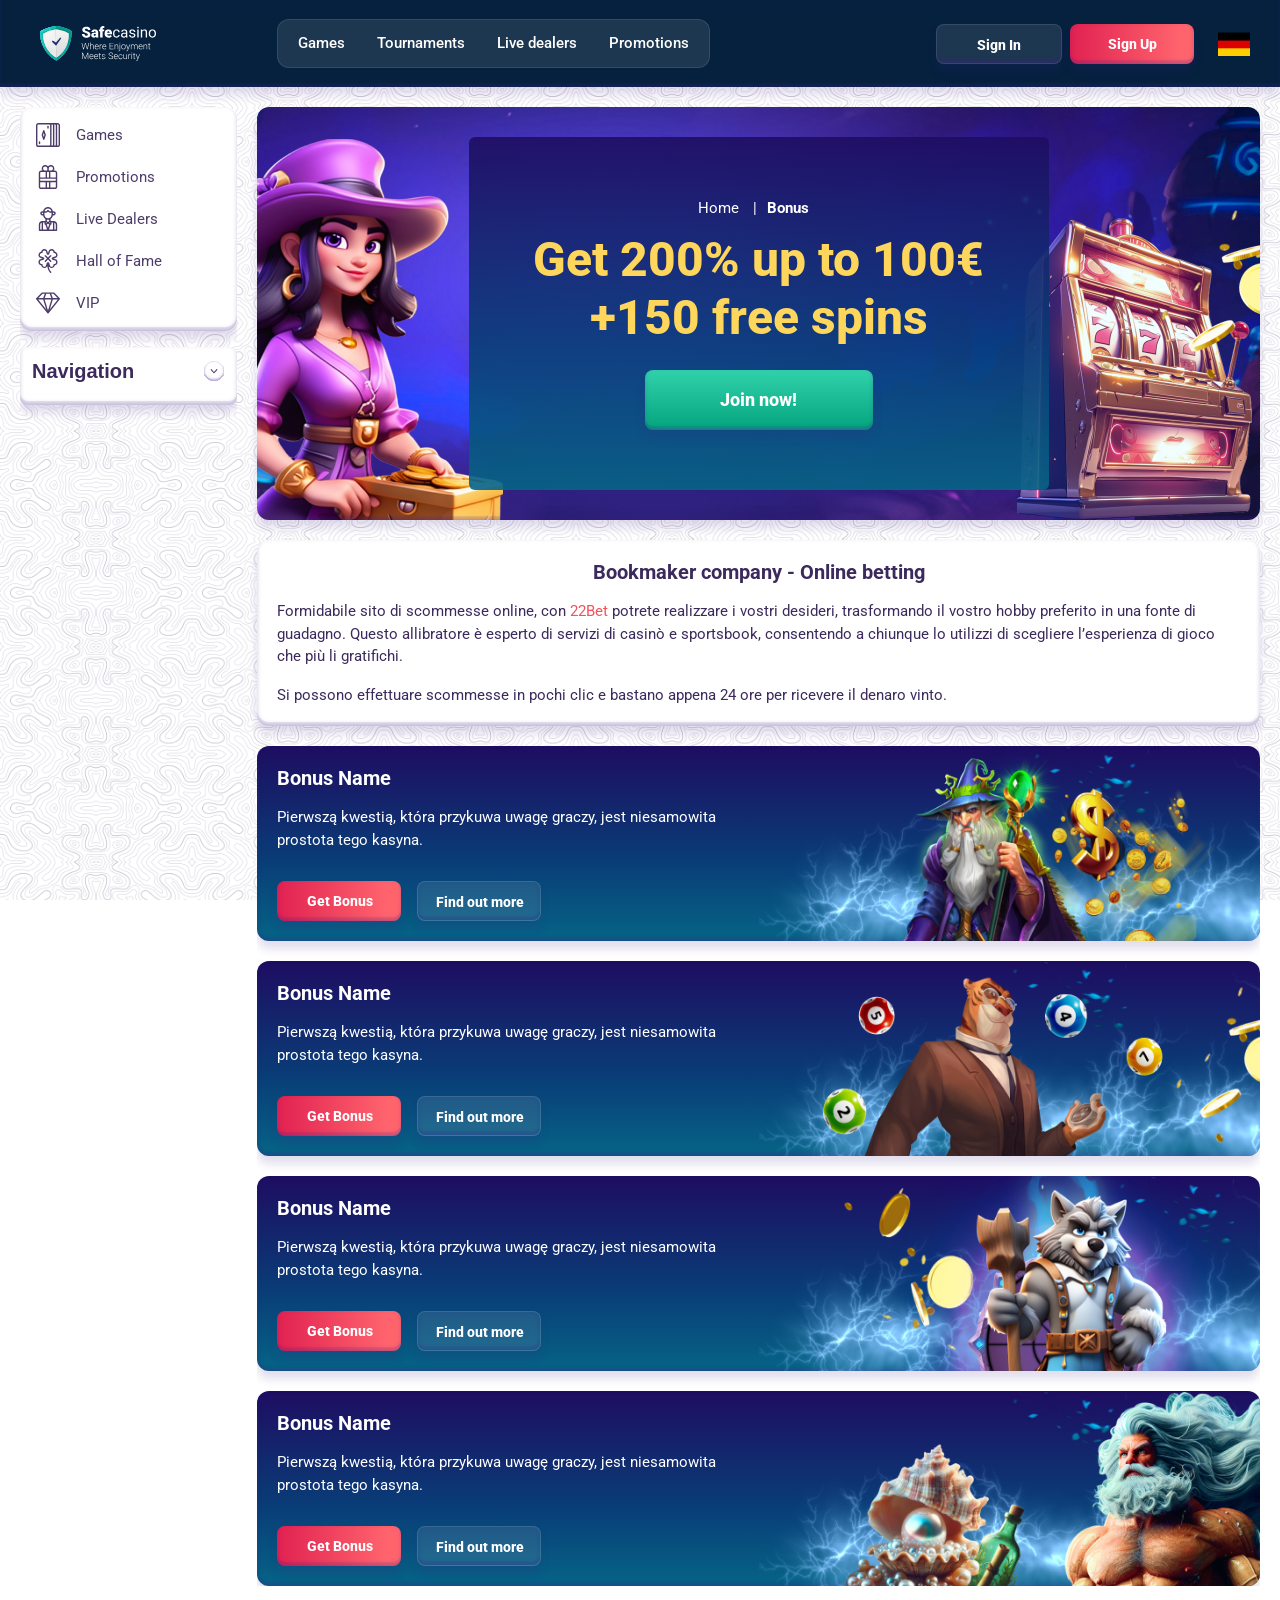
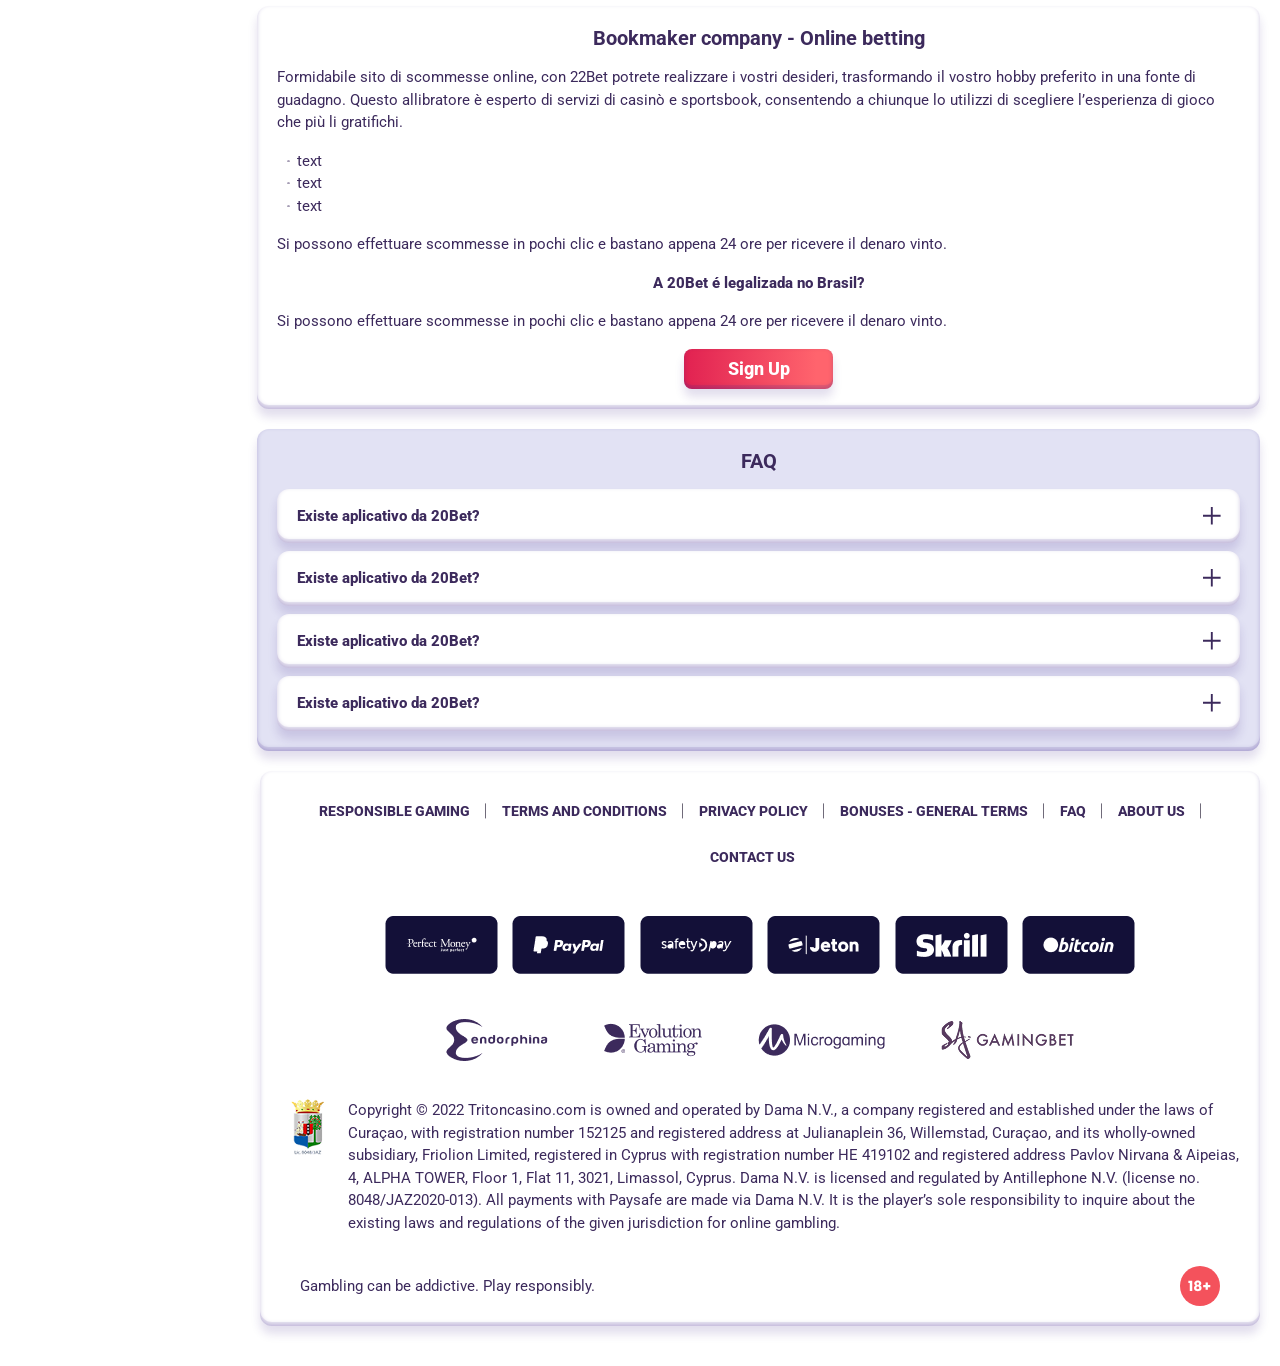
<file: bonus.html>
<!DOCTYPE html>
<html lang="de">
  <head>
    <meta charset="UTF-8" />
    <meta name="viewport" content="width=device-width, initial-scale=1.0" />
    <title>Get 200% up to 100€
      +150 free spins</title>
    <meta
      name="description"
      content="A 20Bet apostas online é a novidade mais relevante no mercado de apostas do Brasil"
    />
    <meta property="og:site_name" content="Slotsgem Casino" />
    <meta
      property="og:title"
      content="Get 200% up to 100€
      +150 free spins"
    />
    <meta property="og:type" content="website" />
    <meta property="og:url" content="http://safecasino.de/" />
    <meta property="og:image" content />
    <meta property="og:image:alt" content />
    <meta property="og:locale" content="de" />
    <meta
      property="og:description"
      content="A 20Bet apostas online é a novidade mais relevante no mercado de apostas do Brasil"
    />
    <link rel="preconnect" href="https://fonts.googleapis.com" />
    <link rel="preconnect" href="https://fonts.gstatic.com" crossorigin />
    <link
      href="https://fonts.googleapis.com/css2?family=Poppins:wght@400;500;600;700;900&family=Roboto&family=Roboto+Condensed:ital,wght@0,100..900;1,100..900&display=swap"
      rel="stylesheet"
    />
    <link rel="stylesheet" href="./css/reset.css" />
    <link rel="stylesheet" href="./css/main.css" />
    <link rel="stylesheet" href="./css/media.css" />
    <link rel="icon" href="./images/favicon.png" type="image/x-icon" />
    <script
      src="https://code.jquery.com/jquery-3.6.1.min.js"
      integrity="sha256-o88AwQnZB+VDvE9tvIXrMQaPlFFSUTR+nldQm1LuPXQ="
      crossorigin="anonymous"
    ></script>
  </head>
  <body>
    <header class="header">
      <section class="content header__content">
        <a href="#" class="logo header__logo"
          ><img src="./images/logo.svg" alt="logo" title=""
        /></a>
        <button class="header__btn-menu">
          <svg
            width="16px"
            height="16px"
            viewBox="0 0 16 16"
            xmlns="http://www.w3.org/2000/svg"
          >
            <rect y="0" width="16" height="3" rx="1.5"></rect>
            <rect y="6.5" width="16" height="3" rx="1.5"></rect>
            <rect y="13" width="16" height="3" rx="1.5"></rect>
          </svg>
        </button>
        <nav class="menu header__menu">
          <ul class="header__menu-list">
            <li><a href="#">Games</a></li>
            <li><a href="#">Tournaments</a></li>
            <li><a href="#">Live dealers</a></li>
            <li><a href="#">Promotions</a></li>
          </ul>
          <div class="header__btn">
            <a
              href="#"
              class="header__button header__button-login header__btn-login"
              >Sign In
            </a>
            <a
              href="#"
              class="header__button header__button-signin header__btn-signin"
              >Sign Up</a
            >
          </div>
        </nav>
        <a href="#" class="header__button header__button-login">Sign In </a>
        <a href="#" class="header__button header__button-signin">Sign Up</a>

        <a class="header__country" href="#">
          <span><img src="./images/flag.png" alt="Sweden Flag" title /></span>
        </a>
      </section>
    </header>
    <main class="main">
      <aside class="sidebar-wrapper">
        <section class="content sidebar">
          <nav class="menu sidebar__menu">
            <ul>
              <li >
                <a href="#" ><img class="icon-default" src="./images/sidebar/games.svg" alt=" Games"  title/>
                  Games</a>
                
              </li>
              <li >
                <a href="#" > <img class="icon-default" src="./images/sidebar/promotions.svg"  alt="Promotions"  title/>
                  
                  <span>Promotions</span></a>
              </li>    
              <li >
                <a href="#" ><img class="icon-default" src="./images/sidebar/live.svg" alt="Live Dealers"  title/>
                  
                 Live Dealers</a>
              </li>
              <li >
                <a href="#" ><img class="icon-default" src="./images/sidebar/hall.svg" alt="Hall of Fame" title>
                 
                  Hall of Fame</a>
              </li>
              <li >
                <a href="" ><img class="icon-default" src="./images/sidebar/vip.svg" alt="vip" title/>
                 VIP</a>
              </li>
            </ul>
          </nav>
          <div class="sidebar__navigation">
          <button class="sidebar__links-button">Navigation</button>
          <div class="sidebar__links">
            <ul class="sidebar__links-list">
              <li><a href="#" title>Review of 22Bet</a></li>
              <li><a href="#" title>Registration</a></li>
              <li><a href="#" title>22Bet Betting Expert Reviews</a></li>
              <li><a href="#" title>Layouts and navigation</a></li>
              <li><a href="#" title>Sports betting</a></li>
              <li><a href="#" title>Sports offers</a></li>
              <li><a href="#" title>Live betting</a></li>
              <li><a href="#" title>Cash out</a></li>
              <li><a href="#" title>Live stream</a></li>
            </ul>
          </div>
        </div>
        </section>
      </aside>

      <section class="content__wrapper">
        <section class="content hero hero__bonus">
          <div class="background hero__background">
            <img src="./images/bonus/bg-bonus.png" alt="hero" title />
          </div>

          <div class="hero__data hero__data-bonus">
            <ul
              class="breadcrumbs"
              itemscope
              itemtype="https://schema.org/BreadcrumbList"
            >
              <li
                itemprop="itemListElement"
                itemscope
                itemtype="https://schema.org/ListItem"
              >
                <a href="#" itemprop="item">
                  <span itemprop="name">Home</span></a
                >
                <meta itemprop="position" content="1" />
              </li>
              <li
                itemprop="itemListElement"
                itemscope
                itemtype="https://schema.org/ListItem"
              >
                <a href="#" itemprop="item"> <span itemprop="name">Bonus</span></a>
                <meta itemprop="position" content="2" />
              </li>
            </ul>
            <h1 class="title general hero__title hero__title-page">
              Get 200% up to 100€
              +150 free spins
            </h1>
            
            <a href="#" class="button hero__button hero__button-bonus">Join now!</a>
          </div>
        </section>
        <section class="content page-nav">
          <div class="page-nav-button sidebar__links-button">Navigation</div>
          <ul class="page-nav-list sidebar__links-list">
            <li><a href="#" title>Review of 22Bet</a></li>
            <li><a href="#" title>Registration</a></li>
            <li><a href="#" title>22Bet Betting Expert Reviews</a></li>
            <li><a href="#" title>Layouts and navigation</a></li>
            <li><a href="#" title>Sports betting</a></li>
            <li><a href="#" title>Sports offers</a></li>
            <li><a href="#" title>Live betting</a></li>
            <li><a href="#" title>Cash out</a></li>
            <li><a href="#" title>Live stream</a></li>
          </ul>
        </section>
        <section class="content article">
          <h2 class="article__title high title">
            Bookmaker company - Online betting
          </h2>
          <p>
            Formidabile sito di scommesse online, con
            <a href="#" class="article__link">22Bet</a> potrete realizzare i vostri desideri, trasformando il vostro hobby preferito in una fonte di guadagno. Questo allibratore è esperto di servizi di casinò e sportsbook, consentendo a chiunque lo utilizzi di scegliere l’esperienza di gioco che più li gratifichi.
          </p>
          <p>Si possono effettuare scommesse in pochi clic e bastano appena 24 ore per ricevere il denaro vinto.</p>
        </section>
        <section class="content bonuses">
          <ul class="bonuses__list">
              <li class="bonuses__item">
                
                 <div class="bonuses__img">
                    <img src="./images/bonus/banner-bonus1.png" alt="" title="">
                 </div>
                 <div class="bonuses__desc">
                  <h2 class="title high bonuses__title">Bonus Name  </h2>
                <p>Pierwszą kwestią, która przykuwa uwagę graczy, jest niesamowita prostota tego kasyna.</p>
                       <div class="bonuses__buttons">
                          <a href="#" class="button bonuses__button">Get Bonus</a>
                          <a href="#" class="button bonuses__button">Find out more</a>
                       </div>
                  </div>
              </li>
              <li class="bonuses__item">
                
                  <div class="bonuses__img">
                     <img src="./images/bonus/banner-bonus2.png" alt="" title="">
                  </div>
                  <div class="bonuses__desc">
                    <h2 class="title high bonuses__title">Bonus Name </h2>
                    <p>Pierwszą kwestią, która przykuwa uwagę graczy, jest niesamowita prostota tego kasyna.</p>
                        <div class="bonuses__buttons">
                           <a href="#" class="button bonuses__button">Get Bonus</a>
                           <a href="#" class="button bonuses__button">Find out more</a>
                        </div>
                   </div>
               </li>
               <li class="bonuses__item">
                
                  <div class="bonuses__img">
                     <img src="./images/bonus/banner-bonus3.png" alt="" title="">
                  </div>
                  <div class="bonuses__desc">
                    <h2 class="title high bonuses__title">Bonus Name  </h2>
                    <p>Pierwszą kwestią, która przykuwa uwagę graczy, jest niesamowita prostota tego kasyna.</p>
                        <div class="bonuses__buttons">
                           <a href="#" class="button bonuses__button">Get Bonus</a>
                           <a href="#" class="button bonuses__button">Find out more</a>
                        </div>
                   </div>
               </li>
               <li class="bonuses__item">
                
                <div class="bonuses__img">
                   <img src="./images/bonus/banner-bonus4.png" alt="" title="">
                </div>
                <div class="bonuses__desc">
                  <h2 class="title high bonuses__title">Bonus Name  </h2>
                  <p>Pierwszą kwestią, która przykuwa uwagę graczy, jest niesamowita prostota tego kasyna.</p>
                      <div class="bonuses__buttons">
                         <a href="#" class="button bonuses__button">Get Bonus</a>
                         <a href="#" class="button bonuses__button">Find out more</a>
                      </div>
                 </div>
             </li>
               
           
           </ul>
        </section>
        <section class="content article">
          <h2 class="article__title high title">
            Bookmaker company - Online betting
          </h2>
          <p>
            Formidabile sito di scommesse online, con 22Bet potrete realizzare i vostri desideri, trasformando il vostro hobby preferito in una fonte di guadagno. Questo allibratore è esperto di servizi di casinò e sportsbook, consentendo a chiunque lo utilizzi di scegliere l’esperienza di gioco che più li gratifichi.
          </p>
          
          <ul >
            <li >text</li>
                  <li >text</li>
                  <li >text</li>
          </ul>
          <p>Si possono effettuare scommesse in pochi clic e bastano appena 24 ore per ricevere il denaro vinto.</p>
          <h3>A 20Bet é legalizada no Brasil?</h3>
          <p>Si possono effettuare scommesse in pochi clic e bastano appena 24 ore per ricevere il denaro vinto.</p>
          <a href="#" class="button article__button article__button-page ">Sign Up</a>
        </section>
        <section class="content faq">
          <h2 class="title high faq__title">FAQ</h2>
          <ul class="faq__list" itemscope itemtype="https://schema.org/FAQPage">
            <li class="faq__item"  itemscope itemprop="mainEntity" itemtype="https://schema.org/Question">
              <h3 class="title medium faq__subtitle js-button-expander"  itemprop="name">Existe aplicativo da 20Bet?
               </h3>
              <div  class="faq__answer js-expand-content" itemscope  itemprop="acceptedAnswer" itemtype="https://schema.org/Answer">
                <p  itemprop="text">
                  Formidabile sito di scommesse online, con 22Bet potrete realizzare i vostri desideri, trasformando il vostro hobby preferito in una fonte di guadagno. Questo allibratore è esperto di servizi di casinò e sportsbook, consentendo a chiunque lo utilizzi di scegliere l’esperienza di gioco che più li gratifichi.
                </p>
              </div>
            </li>
            <li class="faq__item"  itemscope itemprop="mainEntity" itemtype="https://schema.org/Question">
              <h3 class="title medium faq__subtitle js-button-expander"  itemprop="name">Existe aplicativo da 20Bet?</h3>
              <div class="faq__answer js-expand-content" itemscope  itemprop="acceptedAnswer" itemtype="https://schema.org/Answer">
                <p  itemprop="text">
                  Formidabile sito di scommesse online, con 22Bet potrete realizzare i vostri desideri, trasformando il vostro hobby preferito in una fonte di guadagno. Questo allibratore è esperto di servizi di casinò e sportsbook, consentendo a chiunque lo utilizzi di scegliere l’esperienza di gioco che più li gratifichi.
                </p>
              </div>
            </li> 
             <li class="faq__item"  itemscope itemprop="mainEntity" itemtype="https://schema.org/Question">
              <h3 class="title medium faq__subtitle js-button-expander"  itemprop="name">Existe aplicativo da 20Bet?</h3>
              <div class="faq__answer js-expand-content" itemscope  itemprop="acceptedAnswer" itemtype="https://schema.org/Answer">
                <p  itemprop="text">
                  Formidabile sito di scommesse online, con 22Bet potrete realizzare i vostri desideri, trasformando il vostro hobby preferito in una fonte di guadagno. Questo allibratore è esperto di servizi di casinò e sportsbook, consentendo a chiunque lo utilizzi di scegliere l’esperienza di gioco che più li gratifichi.
                </p>
              </div>
            </li> 
            <li class="faq__item"  itemscope itemprop="mainEntity" itemtype="https://schema.org/Question">
              <h3 class="title medium faq__subtitle js-button-expander"  itemprop="name">Existe aplicativo da 20Bet?</h3>
              <div class="faq__answer js-expand-content" itemscope  itemprop="acceptedAnswer" itemtype="https://schema.org/Answer">
                <p  itemprop="text">
                  Formidabile sito di scommesse online, con 22Bet potrete realizzare i vostri desideri, trasformando il vostro hobby preferito in una fonte di guadagno. Questo allibratore è esperto di servizi di casinò e sportsbook, consentendo a chiunque lo utilizzi di scegliere l’esperienza di gioco che più li gratifichi.
                </p>
              </div>
            </li> 
            
          </ul>
        </section>
      </section>
    </main>
    <footer class="footer">
      <section class="content footer__content">
       
        <ul class="footer__menu">
          <li><a href="#">RESPONSIBLE GAMING</a></li>
          <li><a href="#">TERMS AND CONDITIONS</a></li>
          <li><a href="#">PRIVACY POLICY</a></li>
          <li><a href="#">BONUSES - GENERAL TERMS</a></li>
          <li><a href="#">FAQ</a></li>
          <li><a href="#">ABOUT US</a></li>
          <li><a href="#">CONTACT US</a></li>
         
        </ul>
        <ul class="footer__cards">
          <li>
            <a href="#"><img src="./images/perfect.png" alt="cards" title /></a>
          </li>
          <li>
            <a href="#"><img src="./images/paypal.png" alt="cards" title /></a>
          </li>
          <li>
            <a href="#"
              ><img src="./images/safety.png" alt="cards" title
            /></a>
          </li>
          <li>
            <a href="#"><img src="./images/jeton.png" alt="cards" title /></a>
          </li>
          <li>
            <a href="#"><img src="./images/scrill.png" alt="cards" title /></a>
          </li>
          <li>
            <a href="#"><img src="./images/bitcoin.png" alt="cards" title /></a>
          </li>
          
        </ul>
        <ul class="footer__cards footer__cards-last">
          <li>
            <a href="#"><img src="./images/endorfina.png" alt="cards" title /></a>
          </li>
          <li>
            <a href="#"><img src="./images/evolution.png" alt="cards" title /></a>
          </li>
          <li>
            <a href="#"
              ><img src="./images/micro.png" alt="cards" title
            /></a>
          </li>
          <li>
            <a href="#"><img src="./images/gaming.png" alt="cards" title /></a>
          </li>
          
          
        </ul>
        <div class="footer__wrap">
          <img src="./images/footer-frame.png" alt="logo" title />
          <p>
            Copyright &copy; 2022 Tritoncasino.com is owned and operated by Dama N.V., a company registered and established under the laws of Curaçao, with registration number 152125 and registered address at Julianaplein 36, Willemstad, Curaçao, and its wholly-owned subsidiary, Friolion Limited, registered in Cyprus with registration number HE 419102 and registered address Pavlov Nirvana & Aipeias, 4, ALPHA TOWER, Floor 1, Flat 11, 3021, Limassol, Cyprus. Dama N.V. is licensed and regulated by Antillephone N.V. (license no. 8048/JAZ2020-013). All payments with Paysafe are made via Dama N.V. It is the player’s sole responsibility to inquire about the existing laws and regulations of the given jurisdiction for online gambling.
          </p>
        </div>
        <div class="footer__wrapp">
          
          <p>
            Gambling can be addictive. Play responsibly.
          </p>
          <img src="./images/age.svg" alt="age" title />
        </div>
      </section>
    </footer>
    <script src="./js/sidebar.js" defer></script>
    <script src="./js/expander.js" defer></script>
    <script src="./js/mobile-menu.js" defer></script>
  </body>
</html>
</file>
<file: css/main.css>
html {
  scroll-behavior: smooth;
  text-size-adjust: 100%;
  box-sizing: border-box;
  
}

body {
  display: block;
  position: relative;
  width: 100%;
  font-family: "Roboto", sans-serif;
  font-size: 15px;
  font-weight: 400;
  line-height: 22.5px;
  text-align: left;
  color: #3C2A5C;
  overflow-x: hidden;
}

body::before {
  content: "";
  position: fixed;
  top: 0;
  left: 0;
  width: 100%;
  height: 100%;
  background: url(../images/bg-body.png) repeat;
  background-size: 15%;
  opacity: 0.3; 
  pointer-events: none;
}

.content {
  display: block;
  position: relative;
  width: 100%;
  max-width: 1163px;
  overflow: hidden;
  border-radius: 12px;
  background: #FFFFFF;
  box-shadow: 
    0px 8px 10px 0px #3D1F8626, 
    0px -4px 0px 0px #3D1F861A inset, 
    0px -2px 4px 0px #3D1F8640 inset;

  padding: 20px;
  margin: 0 auto 20px auto;
}

h1,
h2,
h3,
h4,
.title {
  display: block;
  position: relative;
  font-size: 48px;
  font-weight: 800;
  line-height: 57.6px;
  text-align: center;
  color:#FDD65B;
}

h2,
.title.high {
  display: flex;
  justify-content: center;
  align-items: center;
  font-size: 20px;
  line-height: 24px;
  font-weight: 700;
  color:#3C2A5C;
  text-align: center;
  margin-bottom: 16px;
}

h3,
title.medium {
  font-size: 15px;
  font-weight: 800;
  line-height: 22.5px;
  text-align: center;
  color: #3C2A5C;
}
h4,
title.mini {
  font-size: 28px;
  font-weight: 700;
  line-height: 32px;
  text-align: center;
  color: #ffd400;
}

article > *,
.article > *,
.desk > * {
  margin-top: 16px;
}

article > *:first-child,
.article > *:first-child,
.desk > *:first-child {
  margin-top: 0 !important;
}

article > h2,
.article > h2,
.desk > h2 {
  margin-top: 32px;
}

article > h3,
.article > h3,
.desk > h3 {
  margin-top: 16px;
}
article > h4,
.article > h4,
.desk > h4 {
  margin-top: 16px;
}

.button
 {
  position: relative;
  width: 228px;
  height: 60px;
  background: linear-gradient(91.42deg, #E12151 0%, #FF646D 88.65%);
  border-radius: 8px;
  overflow: hidden;
  font-size: 18px;
  font-weight: 800;
  line-height: 21.6px;
  text-align: center;
  text-decoration: none;
  color: #ffffff;
  white-space: nowrap;
  cursor: pointer;
  padding: 19px 74.5px;
  margin: 0 auto;
  transition: all 0.5s;
  box-shadow: 
    0px 8px 10px 0px #3D1F8626, 
    0px -4px 0px 0px #3D1F861A inset, 
    0px -2px 4px 0px #3D1F8640 inset;
}




.button:hover {
  transform: scale(1.1);
}

.header__button {
  position: relative;
  min-width: 124px;
  height: 40px;
  font-size: 14px;
  font-weight: 800;
  line-height: 22.4px;
  text-align: center;
  text-decoration: none;
  text-transform: capitalize;
  border-radius: 8px;
  white-space: nowrap;
  color: #FFFFFF;
  cursor: pointer;
  padding: 9px 37px;
  margin: 0 auto;
  box-shadow: 
    0px 8px 10px 0px #3D1F8626, 
    0px -4px 0px 0px #3D1F861A inset, 
    0px -2px 4px 0px #3D1F8640 inset;
}

.header__button-signin{
  background: linear-gradient(91.42deg, #E12151 0%, #FF646D 88.65%);
  
  margin-right: 24px;
  margin-left: 0;
  transition: all 0.5s;
}

.header__button-signin:hover {
  background: #FFFFFF1A; 
  border: 1px solid #FFFFFF1A;
}

.header__button-login {
  background: #FFFFFF1A;
  border: 1px solid #FFFFFF1A;
  margin-left: auto;
  margin-right: 8px;
  padding: 9px 40px;
}

.header__button-login:hover {
  background: linear-gradient(91.42deg, #E12151 0%, #FF646D 88.65%);

}

.header,
.main,
.footer {
  display: flex;
  position: relative;
  justify-content: space-between;
  align-items: center;
  width: 100%;
  max-width: 1440px;
  padding: 20px;
  margin: 0 auto;
}

.background,
.hero__background {
  display: block;
  position: absolute;
  bottom: 0;
  left: 0;
  height: 100%;
  width: 100%;
  overflow: hidden;
}

.background img,
.hero__background img {
  position: relative;
  display: block;
  width: 100%;
  height: 100%;
  object-fit: cover;
}
.images img {
  border-radius: 6px;
  width: 100%;
  height: 100%;
  overflow: hidden;
}

/* -------------------HEADER---------------- */

.header {
  position: fixed;
  top: 0;
  left: 0;
  right: 0;
  background: #05213E;
  padding: 0;
  z-index: 100;
  max-width: 100%;
}

.header__content {
  display: flex;
  align-items: center;
  flex-direction: row;
  max-width: 1440px;
  max-height: 87px;
  border-radius: 0;
  background:#05213E;
  padding: 20px;
  margin-bottom: 0;
}

.logo {
  display: block;
  position: relative;
  flex: 0 0 116px;
  margin-right: 121px;
  padding: 20px 0;
  transition: all 0.5s;
}

.header__logo {
  margin-left: 20px;
}

.logo:hover {
  transform: scale(1.2);
}

.logo img {
  display: block;
  position: relative;
  width: auto;
  max-height: 47px;
}

.header__menu {
  display: flex;
  white-space: nowrap;
  max-height: calc(100vh - 87px);
  overflow-y: auto;
}

.header__menu-list {
  display: flex;
  flex: 1 1 auto;
  flex-direction: row;
  justify-content: center;
  align-items: center;
  white-space: nowrap;
  gap: 32px;
  background: #FFFFFF1A;
  border: 1px solid #FFFFFF1A;
  border-radius: 12px;
  padding: 12px 20px;

}

.header__menu-list li {
  display: block;
  text-align: left;
  transition: all 0.5s;
}

.header__menu-list li a {
  display: block;
  color: #ffffff;
  font-weight: 500;
  
}

.header__menu li a:hover {
 color: #E12151;

}
.header__country {
  margin-right: 10px;
}

.header__country span {
  display: inline-block;
}

.header__country img {
  width: 32px;
  height: 24px;
  vertical-align: middle;
}

.header__btn {
  display: none;
}
/* -------------- header__btn-menu-----------*/

.header__btn-menu {
  display: block;
  flex: 0 1 auto;
  min-width: 0;
  background: #FFFFFF1A;

  border: 1px solid #ffffff;
  padding: 12px;
  order: 3;
  transition: all 0.5s;
}

svg {
  position: relative;
  fill: 
  #04A47E;
  line-height: 1;
  vertical-align: 1;
}

.header__btn-menu {
  display: none;
}

/* -------------main------------- */
.main {
  padding-top: 107px;
  padding-bottom: 0;
}

.content__wrapper {
  display: block;
  position: relative;
  flex: 1 1 100%;
  margin-left: 20px;
}

/* -------------sidebar--------- */

.sidebar-wrapper {
  display: block;
  position: relative;
  align-self: stretch;
  flex: 0 0 217px;
}
.sidebar {
  position: sticky;
  top: 80px;
  bottom: 20px;
 
  box-shadow: none;
  background: none;
  padding: 0px;
  overflow-y: auto;
 
}

.sidebar::-webkit-scrollbar {
  display: none;
}

.sidebar__menu ul li a {
  display: block;
  position: relative;
  color: #4D3C6A;
  transition: all 0.5s;
  display: flex;
  align-items: center;
  transition: all 0.5s;
}


.sidebar__menu ul li:hover a img {
  filter: brightness(0) saturate(100%) invert(35%) sepia(60%) hue-rotate(-60deg) saturate(700%) brightness(1);
}

.sidebar__menu ul li:hover a {
  color:#E12151;
}

/*  */

.sidebar__menu, .sidebar__navigation{
  padding: 12px 0;
  background: #ffffff;
  border-radius: 12px;
  box-shadow: 0px 8px 10px 0px #3D1F8626, 0px -4px 0px 0px #3D1F861A inset, 0px -2px 4px 0px #3D1F8640 inset;
  margin-bottom: 16px;
}

.sidebar__menu ul li{
  display: flex;
  align-items: center;
  padding: 0 12px;
  transition: all 0.5s;
}


.sidebar__menu ul li + li {
  margin-top: 10px;
}
.sidebar__menu li a img {
  min-width: 32px;
  min-height: 32px;
  margin: auto;
  margin-right: 12px;
  vertical-align: middle;
}



.sidebar__links-list::before {
  content: "";
  display: block;
  position: relative;
  height: 1px;
  width: 100%;
  bottom: 0;
  background: #E2E2F4;
  margin :5px 0 10px 0;
}

.sidebar__links-button {
  position: relative;
  font-size: 20px;
  font-weight: 700;
  line-height: 24px;
  color: #3C2A5C;
  text-align: left;
  background: none;
  white-space: normal;
  padding-right: 90px;
  
  margin-bottom: 10px;
  transition: all 0.5s;
}

.sidebar__navigation{
  
  padding: 12px 12px;
 border-radius: 8px;

}

.sidebar__links-button::after {
  content: "";
  display: block;
  position: absolute;
  right: 0;
  top: 2px;
  width: 20px;
  height: 20px;
  background: url(../images/sidebar/sidebar-arrowDown.svg) no-repeat center center / contain;
  transition: all 0.5s;
}

.sidebar__links-button.active::after {
  background: url(../images/sidebar/sidebar-arrowUp.svg) no-repeat center center / contain;
  transition: all 0.5s;
 
}

.sidebar__links-list li a {
  position: relative;
  display: block;
  color: #4D3C6A;
  
  transition: all 0.5s;
 
}


.sidebar__links-list.active {
  display: block;
}

.sidebar__links-list li a:hover{
  color: #E12151 ;
  font-weight: 700;
  padding-left: 20px;

}
.sidebar__links-list li a:hover::before{
content: "";
    position: absolute;
    display: block;
    width: 3px;
    height: 3px;
    border-radius: 50%;
    top: 50%;
    transform: translateY(-50%);
    left: 10px;
    background: #E12151;}

    .sidebar__links-list li:nth-child(3) a:hover::before{
top:10px;
    }
.sidebar__links-list li + li {
  padding-top: 12px;
}

.page-nav-button {
  margin-bottom: 0;
  cursor: pointer;
}

.sidebar__links-list,
.page-nav-list {
  overflow: hidden;
  max-height: 0;
  transition: max-height 0.5s ease;
}

.sidebar__links-list.active,
.page-nav-list.active {
  display: block;
  max-height: 1000px;
}

.page-nav-list.active {
  margin-top: 20px;
}

.page-nav {
  display: none;
}

/* -----------hero------ */

.hero {
  display: flex;
  justify-content: center;
  min-height: 413px;
  height: 413px;
  padding: 0;
  border-radius: 12px;
  padding: 30px 20px ;
}

.hero__data {
  display: flex;
  flex-direction: column;
  justify-content: center;
  align-items: center;
  position: relative;
  max-width: 580px;
  
  background: linear-gradient(0deg, rgba(6, 100, 134, 0.9) 0%, rgba(9, 61, 119, 0.9) 40.8%, rgba(30, 13, 97, 0.9) 100%);

  border-radius: 6px;
  padding: 32px;

  
}

.hero__title {
  text-align: center;
  margin-bottom: 12px;
}

.hero__rating {
  display: flex;
  justify-content: flex-start;
  align-items: center;
  margin-bottom: 12px;
  font-size: 16px;line-height: 18.75px;
  font-weight: 400;
  color:#ffffff;
  }

.hero__rating p {
  margin-right: 16px;
  text-transform: uppercase;
}
.hero__rating span {
  display: flex;
  align-items: center;
  gap: 4px;
}

.hero__rating span:nth-child(1) {
  font-weight: 800;

}

.hero__text {
  margin-bottom: 24px;
  text-align: center;
  color:#ffffff;
}
.hero__button {
  margin-left:auto;
  z-index: 3;
}
/* -------------article--------------- */

.article .article__subtitle {
  justify-content: start;
  font-size: 20px;
  line-height: 32px;
  color: #ffffff;
  padding: 0;
  margin: 16px 0 0 0;
  text-decoration: none;
}

.article__button,
.ratings__button {
  display:flex;
  justify-content: center;
  align-items: center;
  width: 124px;
  background: linear-gradient(180deg, #31D1AB 0%, #04A47E 100%);


  height: 40px;
  margin-top: 16px;
  margin-right: auto;
  margin-left: auto;
}

.article ul li {
  position: relative;
  padding-left: 20px;
}

.article ul li::before
 {
  content: "";
  position: absolute;
  display: block;
  width: 3px;
  height: 1px;
  border-radius: 50%;
  top: 50%;
  transform: translateY(-50%);
  left: 10px;
  background: #4D3C6A;
}

/* для нумерованого списка */

.article ol {
  counter-reset: ol;
  position: relative;
  
}

.article ol li {
  counter-increment: ol; 
  position: relative; 
  padding-left: 20px;}

.article ol li::before {
  content: counter(ol) "."; 
  display: inline-block;
  position: absolute;
  font: inherit;
  font-weight: 700;
  color: inherit;
  left: 0;
  top: 50%;
  transform: translateY(-50%);
}
/*  */


/* ------about----------- */
.about,.features{
  background: #E2E2F4;

}
table {
  width: 100%;
  display: flex;
}
.about__group {
  display: flex;
  flex-direction: column;
  width: 50%;
  gap: 8px;

}
.about__group + .about__group {
  margin-left: 20px;
}
 table tr ,.features ul li {
  display: flex;
  padding: 12px 20px ;
  background: #ffffff;
 border-radius: 12px;
 box-shadow: 0px 8px 10px 0px #3D1F8626,0px -4px 0px 0px #3D1F861A inset,0px -2px 4px 0px #3D1F8640 inset;
 
}


table td:first-child {
  width: 50%;
  font-weight: 700;
  
}

table td:last-child {
  width: 50%;
  padding-left: 10px;
}

/* ------------features------ */

.features__info  {
  display: block;
  position: relative;
  
  height: auto;
  
} 
.features__list {
  display: flex;
  gap: 20px;
  justify-content: space-between;
  margin-top: 20px;}

  .features ul li {
    display: flex;
    align-items: center;
    padding: 12px 20px 12px 60px;
  }

  .features ul li::before{
    content: '';
    display: block;
    position: absolute;
    min-width: 24px;
    height: 24px;
    left: 20px;
    background: url(../images/main/features-icon.svg) no-repeat center center / contain;
  }
  
  .features__info ul{
    display: flex;
    flex-direction: column;
    gap: 8px;
  }

.features__info {
  width: 50%;
  
}

/* -------------banner---------------- */

.banner {
  display: flex;
  align-items: center;
  justify-content:flex-start;
  overflow: hidden;
  width: 100%;
  height: 310px;
  padding: 39px 40px 39px 0;
  background: transparent;
    border-radius: 12px;
    margin-bottom: 20px;

  
}



.banner__info {
  display: flex;
 
  flex-direction: column;
  align-items: center;
  position: relative;
 
  min-width: 453px;
  text-align: left;
  
  border-radius: 12px;
  padding: 16px;
}

.banner .banner__title-main {
  flex-direction: column;
  align-items: center;
  font-weight: 700;
  line-height: 24px;
  font-size: 20px;
  color: #ffffff;
  text-transform: capitalize;
  margin-bottom: 16px;
}

.banner .banner__title::after {
  display: none;
}

.banner__title-main > *:last-child {
  color: #FDD65B;
  font-size: 48px;
  line-height: 57.6px;
  margin-top: 4px;
  font-weight: 800;
}

.banner .banner__background img{
  object-position: 100%;
}

.banner__button {
  width: 124px;
  height: 40px;
  display: flex;
    justify-content: center;
    align-items: center;
 
    background: linear-gradient(91.42deg, #E12151 0%, #FF646D 88.65%);

 margin-left: auto;
}

/* ------------ratings------------------- */
.ratings,.faq{
  background: #E2E2F4;

}
.ratings__list {
  
  display: flex;
 
  flex-wrap: wrap;
  gap: 8px;
  
}

.ratings__list li {
  position: relative;
  display: flex;
  justify-content: center;
  flex-direction: column;
  width: 100%;
  background: #FFFFFF;

  border-radius: 12px;
  padding:12px 16px;
  color: #3C2A5C;
  box-shadow: 0px 8px 10px 0px #3D1F8626, 0px -4px 0px 0px #3D1F861A inset, 0px -2px 4px 0px #3D1F8640 inset;
}


.ratings__content{
  display: flex;
  gap:20px;
}


.ratings__info {
  display: flex;
  flex-direction:row-reverse;
  justify-content:space-between;
  align-items: center;
  font-size: 15px;
  line-height: 22.5px;
  font-weight: 800;
  
  
  text-transform: capitalize;
}

.banner__ratings{
  padding: 47px 14px;
  max-height: 320px;
  margin-bottom: 0;
}
.banner__info-ratings{
  background: none;
  padding: 20px;
  min-width: 0;
  top:0;
  
}

.ratings__info p{
  margin-right: auto;
}

.ratings__data span {
  font-weight: 400;
}

.ratings__data span:nth-child(1){
  font-weight: 800;
}

.ratings__data {
  margin-left: 20px;
}

.ratings__img img{
  
  width: 20px;
  height: 20px;
}

.ratings__button{
  background: linear-gradient(91.42deg, #E12151 0%, #FF646D 88.65%);



}

/* --------faq------------- */

.faq__subtitle {
  position: relative;
  font-weight: 800;
  font-size: 15px;
  line-height: 22.5px;
  text-align: left;
  background:transparent;
  border-radius: 12px;
  background: #FFFFFF;
  box-shadow: 0px 8px 10px 0px #3D1F8626, 0px -4px 0px 0px #3D1F861A inset, 0px -2px 4px 0px #3D1F8640 inset;
  color: #3C2A5C;
  cursor: pointer;
  padding: 16px 56px 16px  20px;
}

.faq__list li + li {
  margin-top: 8px;
}

.faq__subtitle::after {
  content: "";
  display: block;
  position: absolute;
  top: 50%;
  transform: translateY(-50%);
  right: 16px;
  width: 24px;
  height: 24px;
  background: url(../images/faq-plus.svg) no-repeat center center / contain;;
  transition: all 0.5s;
}

.faq__subtitle.active::after {
  background: url(../images/faq-minus.svg) no-repeat center center / contain;
  transition: all 0.5s;
}



.faq__item{
  position: relative;
  
}

.faq__subtitle.active {
  color:#3C2A5C;
  background: #FFFFFF;
  box-shadow: 0px 8px 10px 0px #3D1F8626, 0px -4px 0px 0px #3D1F861A inset, 0px -2px 4px 0px #3D1F8640 inset;
  border-bottom-right-radius: 0;
  border-bottom-left-radius: 0;
  
}

.faq__answer {
  position: relative;
  padding:  16px 12px 16px 20px ;
  border-radius: 12px;
  background: #FFFFFF;
  color:#3C2A5C;
  border-top-right-radius: 0;
  border-top-left-radius: 0;
   box-shadow: 0px 8px 10px 0px #3D1F8626, 0px -4px 0px 0px #3D1F861A inset, 0px -2px 4px 0px #3D1F8640 inset;

  
}



.js-expand-content {
  display: none;
  overflow: hidden;
}
/*  */

.js-expand-content.expanded {
  height: 100%;
}


/* ---------main__arrow------ */
.main__arrow {
  display: block;
  position: fixed;
  width: 40px;
  height: 40px;
  right: 20px;
  bottom: 20px;
  background: url(../images/ArrowUp.svg) no-repeat center center / contain;
  z-index: 100;
}

/* -------footer------------ */
.footer {
  padding-top: 0;
  padding-left: 260px;
  
}

.footer__content {
  display: flex;
  flex-direction: column;
  align-items: center;
  background: #ffffff;
  max-width: 1163px;
  gap: 32px;
  
}

.footer__logo {
  display: flex;
  max-height: 40px;
  padding: 0;
  margin: 0 auto;
  flex: 0;
}

.footer__logo img {
  display: block;
}
.footer__menu {
  display: flex;
  flex-wrap: wrap;
  gap: 16px;
  align-items: center;
  align-content: center;
  justify-content: center;
  border-radius: 20px;
  border: 1px solid #ffffff1a;
  padding: 4px 32px;
}

.footer__menu li a {
  position: relative;
  display: block;
  font-size: 14px;
  font-weight: 800;
  line-height: 22.4px;
  color: #3C2A5C;
  padding: 4px 16px 4px 0;
  transition: all 0.5s ease;
}

.footer__menu li:not(:last-child) a::after{
  content: "";
  position: absolute;
  display: block;
  width: 1px;
  height: 50%;
  transform: translateY(-50%);
  top: 50%;
  right: 0;
  background: #706B7A;
}

.footer__menu li a:hover {
  
  
  color: #E12151;
  
}

.footer__cards {
  display: flex;
  flex-wrap: wrap;
  justify-content: center;
  align-items: center;
  gap: 14.5px;
}
.footer__cards li a {
  display: block;
}

.footer__cards li {
  transition: all 0.5s;
}

.footer__cards li:hover {
  transform: scale(1.1);
}

.footer__cards img {
  width: 100%;
  height: auto;
}

.footer__cards-last{
  gap:56px;
}

.footer__wrap,.footer__wrapp {
  display: flex;
  justify-content: space-between;
  align-items: flex-start;
  gap:12px;

}
.footer__wrap img {
  display: block;
  width: 64px;
  height: 56px;
}

.footer__wrapp{
  align-items: center;
  width: 100%;
  gap: 0;
  padding: 0 20px;
}

.footer__wrap p,.footer__wrapp p {
  color:#3C2A5C;
}

.footer__wrapp img{
  display: block;
  width: 40px;height: 40px;
  margin-left: auto;
}

/* --------------bonus-page--------------- */
.breadcrumbs {
  display: flex;
  justify-content:center;
  text-align: center;
  margin-bottom: 12px;
  white-space: nowrap;
}

.breadcrumbs li:not(:last-child) a {
  padding-left: 0;
}


.breadcrumbs li a {
  font-weight: 400;
  color: #ffffff;
  padding: 10px;
}

.breadcrumbs li:first-child a:hover {
  color: #ffd400;
}

.breadcrumbs li:last-child a {
  font-weight: 700;
}

.breadcrumbs > li:not(:last-child):after {
  content: "|";
  position: relative;
 color: #ffffff;
}

.hero__title-bonus {
  margin-bottom: 16px;
}

.article__link {
  color: #F4525C;
}

.banner__background-page {
  height: 173px;
  max-height: 100%;
  object-fit: cover;
  
}


.banner__background-page img{
  display: block;
  height: 100%;
  width: 100%;
  object-fit: cover;
  

  
}

.content.bonuses {
  padding: 0;
  background: none;
  border-radius: 0;
  box-shadow: none
}

.bonuses__list {
  display: flex;
  flex-wrap: wrap;
  gap: 20px;
  width: 100%;

 
}

.bonuses__item {
 display: flex;
 align-items: center;
  position: relative;
flex-direction: row-reverse;
height: auto;
  border-radius: 12px;
 
  overflow: hidden;
  background: linear-gradient(0deg, #066486 0%, #093D77 40.8%, #1E0D61 100%);


 width: 100%;
  
  box-shadow: 
    0px 8px 10px 0px #3D1F8626, 
    0px -4px 0px 0px #3D1F861A inset, 
    0px -2px 4px 0px #3D1F8640 inset;

}

.bonuses__item > * {
  position: relative;
}

.bonuses__item + .bonuses__item {
  margin-top: 0;
}


.bonuses__item:before {
  display: none;
}

.bonuses__img{
  height: 100%;
  width: 50%;
}


.bonuses__img img {
  display: block;
width: 100%;
  height: 100%;
  
}

.bonuses__desc {
  
 max-width: 100%;
 width: 50%;
  padding: 20px;
  text-align: left;

}

.bonuses__desc p{
  color:#FFFFFF;
}

.title.bonuses__title {
  flex-direction: column;
  color: #FFFFFF;
  border: none;
  position: relative;
  font-size: 20px;
  line-height: 24px;
  align-items: flex-start;
}

.title.bonuses__title::after{
  display: none;
}

.bonuses__buttons {
  display: inline-flex;
  justify-content: center;
  flex-wrap: wrap;
  gap: 16px;
  margin-top: 30px;
}

.bonuses__button {
  width: 124px;
  height: 40px;
  font-size: 14px;line-height: 22.4px;font-weight: 800;}


.bonuses__button:first-child {
  
  padding: 9px 29.5px;
  
  background: linear-gradient(91.42deg, #E12151 0%, #FF646D 88.65%);


  color: #ffffff;
  
  
}

.hero__button-bonus{
  margin-top: 12px;
  background: linear-gradient(180deg, #31D1AB 0%, #04A47E 100%);

}

.bonuses__button:last-child {
  border: 1px solid #FFFFFF1A;
  background: #FFFFFF1A;
  color:#ffffff;
  

  padding: 9px 18px;
}
.hero__button-page{
  background: #FF4949;

}

.article__list li + li {
  margin-top: 8px;
}

.banner__wrapper{
  display: flex;
  flex-wrap: wrap;
  flex-direction: column;
  gap:20px;
  padding: 0;
  background: none;
}

.article__button-page{
  background: linear-gradient(91.42deg, #E12151 0%, #FF646D 88.65%);

}

/* --------------------app-page------------- */
.banner__app {
  position: relative;
  display: flex;
  flex-direction: row;
  align-items: center;
  justify-content: flex-end;
  min-height: 200px;
  border-radius: 6px;

  padding: 24px 40px;
  padding: 60px 80px;
}
.banner__logo {
  max-width: 225px;
  flex: 0 0 225px;
margin-right: 0;
  z-index: 3;
}

.hero__button-app{
  margin-top: 12px;
}

.banner__logo img {
  max-height: 90px;
}

.banner__content-app {
  display: flex;
  flex-direction: row-reverse;
  justify-content: space-between; 
  align-items: center;
  gap:60px;
  width: 100%;
}


.banner__btn {
  display: flex;
  flex-direction: column;
  position: relative;
  width: 233px;
  height: 80px;
  font-size: 12px;
  font-weight: 400;
  line-height: 16px;
  text-align: center;
  text-decoration: none;
  justify-content: center;
  border-radius: 10px;
  align-items: flex-start;
  background: #FFFFFF;
  color: #05213E;
    cursor: pointer;
    text-transform: uppercase;
  padding:  16px 38px;
  padding: 16px 30px 16px 80px;
 
  margin: 0 auto;
  transition: all 0.3s ease;
  overflow: hidden;
  
}

.banner__btn:hover {
  transform: scale(1.1);
}

.banner__btn span{
  font-weight: 700;font-size: 24px;
  line-height: 32px;
  text-transform:none;
}


.banner__btn-android{
  padding: 16px 10px 16px 80px;
}

.banner__btn-app::after,
.banner__btn-android::after {
  content: "";
  position: absolute;
  left: 26px;
  
  top: 50%;
  transform: translateY(-50%);
  width: 48px;
  height: 48px;
  background: url(../images/app/apple-app.svg) no-repeat center center / contain;
}

.banner__btn-android::after {
  background: url(../images/app/Google-app.svg) no-repeat center center / contain;
}
.button__wrap-app{
  display: flex
  ;
      gap: 12px;
      flex-direction: column;
}
</file>
<file: css/media.css>
@media screen and (max-width: 1313px) {
  .rating__wrapper {
    padding-left: 0;
  }

  .table tr td:nth-child(2) img {
    width: 20px;
  }
}

@media screen and (max-width: 1292px) {
  .features {
    flex-direction: column;
  }

  .content__wrapp {
  
    margin-bottom: 20px;
  }
  .features__wrapp {
    margin-left: 0;
    border-radius: 16px;
    width: 50%;
  }

  .features-banner__background {
    width: 100%;
    max-height: 571px;
  }


}



@media screen and (max-width: 1288px) {
  .features__table td:nth-child(1) {
    width: 45%
  }
  .features__table td:nth-child(2) {
    width: 55%;
    padding-left: 5px;
  }
  
}


@media screen and (max-width: 1252px) {
  .features-banner__data {
    padding: 20px;
  }

  .features-banner__title {
    font-size: 28px;
  }
  .features-banner__title span{
    font-size: 16px;
  }
  
  .hero{
    padding-left: 20px;
  }
}

@media screen and (max-width: 1233px) {
  
  .table tr td:nth-child(2) img {
    width: 18px;
  }
  .ratings__wrap {
    gap: 0;
  }

  .banner__app {
    padding-left: 20px;padding-right: 20px;
  }


  table td:first-child {
    width: 40%;
  }

  table td:last-child {
    width: 60%;
  }
}
@media screen and (max-width: 1205px) {
.banner__info{
  background: rgba(0, 0, 0, 0.5);
  border-radius: 6px;
  
  min-width: 0;
}
.banner{
  padding-left: 20px;
}
}
@media screen and (max-width: 1183px) {
  .ratings__wrap {
    flex-direction: column;
    align-items: center;
    gap: 20px;
    width: 100%;
    min-height: 328px;
    min-height: max-content;
  }

  
  .table tr td:nth-child(2) img {
    width: 24px;
  }
  .features-banner__title span {
    font-size: 22px;
}

  .content__wrapp {
    flex-direction: column;
  }
  .features-banner__title {
    font-size: 32px;
}

  .features__wrapp{
  width: 100%;
  height: 368px;
  }

  .features-banner__data {
    padding: 40px;
}

  
  .features .content__wrapp-last{
    flex-direction: column;
  }


  .background img{
    object-position: 99%;
  }

  .banner{
    width: 100%;

  }
}


@media screen and (max-width: 1136px) {

table td:first-child {
  width: 50%;
}
table{
  flex-direction: column;
}
.about__group{
  width: 100%;
}
.about__group + .about__group {
  margin-left: 0;
  margin-top: 8px;
}

table td:last-child {
  width: 50%;
}}

@media screen and (max-width: 1060px) {

.features__list {
  width: 100%;
  flex-direction: column;
  gap:8px;
}
.features__info {
  width: 100%;}

}

@media screen and (max-width: 1053px) {
  /* -------------------------- */
  .header__menu {
    display: none;
  }
  .header__btn-menu {
    display: block;
    background: #0b0c21;
    border: 1px solid 
    #04A47E;

    border-radius: 8px;
  }
  .header__btn-menu.active {
    background: #0b0c21;
  }

  .header__btn-menu svg {
    display: block;
    margin: 0;
  }
  .header__btn-menu svg rect {
    transform-origin: 50% 50%;
    transition: all 0.5s;
  }

  .header__btn-menu.active svg rect:nth-child(1) {
    x: -2px;
    y: 6px;
    width: 20px;
    transform: rotate(225deg);
  }

  .header__btn-menu.active svg rect:nth-child(3) {
    opacity: 0;
  }

  .header__btn-menu.active svg rect:nth-child(2) {
    x: -2px;
    y: 6px;
    width: 20px;
    transform: rotate(135deg);
  }

  .header__menu {
    display: none;
    position: fixed;
    top: 67px;
    left: 0;
    width: 100%;
    height: 0;
    overflow: hidden;
    background: #0b0c21;
    text-align: center;
    opacity: 0;
    padding: 20px 50px;
    transition: height 0.5s ease, opacity 0.5s ease;
    z-index: 100;
    overflow-y: auto;
    display: block;
  }

  .header__menu.active {
    display: block;
    height: 100vh;
    opacity: 1;
  }
  .header {
    z-index: 101;
  }
  .header__menu ul {
    display: flex;
    flex-direction: column;
    justify-content: center;
    text-align: center;
    margin-bottom: 16px;
  }
  .header__menu ul li {
    font-size: 14px;
    white-space: nowrap;
  }

  .header__menu-list li + li {
    margin-left: 0;
  }

  .header__menu ul li + li {
    margin-top: 10px;
  }
  .menu ul {
    gap: 5px;
  }

  .menu ul li:not(:last-child) {
    margin-right: 0;
  }

  .menu ul li a {
    padding-top: 5px;
    padding-bottom: 5px;
  }

  .header__btn {
    display: inline-block;
  }

  .header__btn a.header__btn-login,
  .header__btn a.header__btn-signin {
    display: block;
    min-width: 220px;
    margin-right: 0;
    padding-left: 20px;
    padding-right: 20px;
  }
  .header__btn a.header__btn-signin {
    margin-top: 16px;
  }

  /* ----------------------- */
}

@media screen and (max-width: 1017px) {
  .sidebar {
    display: none;
  }
  .page-nav {
    display: block;
  }
  .main {
    display: block;
  }
  .content__wrapper {
    margin-left: 0;
  }

  .footer{
    padding-left: 20px;
  }
  .header__logo {
    margin-right: auto;
  }


.banner__btn{
  width: 233px;
}

.hero__data {
    background: rgba(0, 0, 0, 0.5);
  }

  
  .features-banner__data {
    
 
  max-width: 1000px;
  height: 400px;
}}
  

@media screen and (max-width: 807px) {
  .button__wrap-app {
    flex-direction: column;
    
  }


}

@media screen and (max-width: 774px) {
  
.ratings__list li{
  width: 100%;
}
.ratings__content {
  flex-direction: column;
  gap:8px;
}

}

@media screen and (max-width: 750px) {

  .hero__title{
    font-size: 38px;
    line-height: 40px;
  }

  .footer__cards-last {
    gap: 20px;
  }

  .ratings__content {
    flex-direction: column;
  }
  

}


@media screen and (max-width: 649px) {
  
  .hero{
    padding: 10px;
    align-items: center;
    
  }

  .hero__data{
    height: 400px;
  }

  .ratings__content {
    flex-direction: column;
   
  }
  .ratings__button{
    margin-left: auto;
  }
  .ratings__list {margin-top: 0;
  }

  .banner .banner__background img {
    object-position: 55%;
  } 
}

@media screen and (max-width: 595px) {
  .header__button-login {
    display: none;
  }

  .features-banner__data {
    max-width: 500px;
    height: 300px;
}

}


@media screen and (max-width: 577px) {
  .table tr td:nth-child(3) {
    display: none;
  }

  .table tr td:nth-child(2) img {
    width: 20px;
    height: 20px;
  }
  .hero {
    padding: 20px;
  }

  .footer__cards li {
    flex: 1 1 calc(33.333% - 16px);
    max-width: calc(33.333% - 16px);
  }

  .features-banner__data {
    max-width: 450px;
    height: 300px;
}



  .banner__info-ratings a{
    display: block;
    background: none;
}
}

@media screen and (max-width: 536px) {

  .features-banner__title {
    font-size: 28px;
    line-height: 40px;
  }

  .features-banner__title span {
    font-size: 18px;
  }
  .features__table td:nth-child(1) {
    width: 45%;
  }
  .features__table td:nth-child(2) {
    width: 55%;
  }
.hero__data{
  padding: 16px;
  align-items: center;
}
.hero__text,.hero__title{
  text-align: center;
}
.hero__button{
  margin-left: auto;
}


.footer__wrap{
  flex-direction: column;
  align-items: center;
}

.footer__wrap p{
  text-align: center;
}
}

@media screen and (max-width: 518px) {
  .footer__menu {
    gap: 10px;
    padding: 10px;
  }

  .ratings__img img {
    height: auto;
  }
  .features-banner__data {
    padding: 10px;
    
  }


}

@media screen and (max-width: 500px) {
  .bonuses__list{
  grid-template-columns: repeat(1, 1fr);
}}
@media screen and (max-width: 478px) {
  

  .features-banner__title {
    font-size: 22px;
    line-height: 32px;
  }

  .features-banner__title span {
    font-size: 14px;
  }

  .features__button {
    width: 220px;
  }

  .footer__wrap {
    flex-direction: column;
    align-items: center;
  }

  .footer__wrap img {
    margin-bottom: 16px;
  }

  .footer__wrap p {
    text-align: center;
  }

  .footer__cards li {
    flex: 1 1 calc(50% - 16px);
    max-width: calc(50% - 16px);
  }

  .banner__title-main > *:last-child {
    font-size: 40px;
  }

  .banner__info {
    width: 100%;
  }
  .banner {
    padding-right: 20px;
  }


}

@media screen and (max-width: 463px) {
  .header__button-signin {
    display: none;
  }

  .ratings__data {
    margin-left:0;
}

  .ratings__info p {
    margin-right: 0;
}

  .features__table td:nth-child(1) {
    font-weight: 400;
    font-size: 13px;
    width: 50%;
  }
  .features__table td:nth-child(2) {
    width: 50%;
    font-size: 12px;
  }

  .ratings__info{
    flex-direction: column;
  }

}

@media screen and (max-width: 457px) {
  .table tr td:nth-child(2) img {
    width: 18px;
    height: 18px;
  }



  .faq__subtitle {
    font-size: 18px;
  }
}

@media screen and (max-width: 455px) {
  .table tr td:nth-child(2) img {
    width: 16px;
    height: 16px;
  }

  .hero__title {
    font-size: 36px;
    line-height: 40px;
  }

  .hero__button {
    width: 220px;
  }

  .hero__text {
    margin-bottom: 16px;
  }

  .banner__title-main > *:last-child {
    font-size: 32px;
    line-height: 40px;
  }
  .banner__info {
    padding: 16px;
  }
  .footer__menu li:not(:last-child) a::after{

    display: none;
  }
  .footer__menu li a{
    padding: 8px;
  }

  .banner .banner__title-main {
    margin-bottom: 16px;
  }
}



@media screen and (max-width: 414px) {
  .table tr td:nth-child(2) img {
    display: none;
  }

  .table tr td:nth-child(3) {
    display: block;
  }

  .features__table td:nth-child(1) {
    font-size: 12px;
  }
  .features__table td:nth-child(2) {
    font-size: 11px;
    padding-left: 5px;
  }
  .features__table td {
    white-space: normal;
  }

     h2,
  .title.high {
   text-align: center;
}}

@media screen and (max-width: 391px) {
  .hero__title {
    font-size: 32px;
  }

  .hero__data {
    padding: 10px;
  }
  .features-banner__data {
    max-width: 450px;
    
  
}
.banner{
  padding: 20px;
}
  
}

@media screen and (max-width: 376px) {
  .features-banner__title {
    font-size: 18px;
    line-height: 24px;
  }

  .features-banner__title span {
    font-size: 12px;
  }

  .features__button {
    width: 200px;
  }
  .features-banner__data {
    height: 200px;
    
}

 
  .features__wrapp {
    height: 250px;
  }
}

@media screen and (max-width: 365px) {
  

  .hero__title{
    line-height: 34px;
  }
  .hero__text{
    line-height: 20px;
  }
  .hero__rating{
    margin-bottom: 10px;
  }
}

@media screen and (max-width: 353px) {
  
   .hero__data{
    padding: 10px;
   }

   .hero__title {
    font-size: 28px;
}

.banner .banner__title-main {
  font-size: 22px;
}

.banner__title-main > *:last-child{
  font-size: 28px;
}
}


/* ------------page bonus------------- */


@media screen and (max-width: 1339px) {
  .bonuses__item {
    width: 100%;
  }
  .bonuses__desc{
    max-width: 100%;
  }
}

@media screen and (max-width: 1293px) {


  .bonuses__item{
    justify-content: space-between;
  }
}


@media screen and (max-width: 1113px) {
  .banner__data-bonus,
  .banner .banner__title {
    align-items: center;
  }

  .banner__data-bonus p {
    text-align: center;
  }
}

@media screen and (max-width: 1081px) {
  .banner__data-bonus {
   width: 780px;
  padding: 10px;
  }
}

@media screen and (max-width: 1081px) {
  .banner__data-bonus {
   width: 750px;
 
  }
}

@media screen and (max-width: 756px) {
.banner__wrapper .banner__bonus {
  flex-direction: column;
}
.banner__data-bonus{
  flex-direction: column;
  padding: 20px;
  width: 100%;
}
.banner__wrapper .banner__bonus{
  justify-content: center;
}

}


@media screen and (max-width: 750px) {
  .hero__title-page{
    font-size: 48px;line-height: 57.6px;
  }
}

@media screen and (max-width: 716px) {
  .banner__bonus {
    padding: 20px;
  }
}
@media screen and (max-width: 691px) {
  .banner__wrapper {
    flex-direction: column;
  }
  .banner__bonus {
    width: 100%;
  }
}

@media screen and (max-width: 648px) {

.bonuses__item {
  flex-direction: column;
}

.bonuses__desc{
  text-align: center;
  width: 100%;
}

.title.bonuses__title {
  align-items: center;
}

.bonuses__img {
  width: 100%;
}
}

@media screen and (max-width: 593px) {
  .bonuses__item {
    width: 100%;
  }
}

@media screen and (max-width: 565px) {
  .bonuses__img img {
    min-height: 180px;
  }

  .bonuses__item {
    flex-direction: column;
  }

  .bonuses__desc {
    max-width: 100%;
    text-align: center;
}

.title.bonuses__title {
  align-items: center;
}
}

@media screen and (max-width: 536px) {
  .breadcrumbs {
    justify-content: center;
  }
}

@media screen and (max-width: 493px) {
  .bonuses__img img {
    min-height: 240px;
  }

  .bonuses__item {
    min-height: 440px;
  }
}


@media screen and (max-width: 455px) {
  .hero__data-bonus {
    padding: 10px;
  }
  .banner__bonus{
    justify-content: center;
    align-items: stretch;
  }

  .banner__wrapper .banner__bonus {
    height: auto;
  }

  .bonuses__buttons {
    flex-direction: column;
  }

  .banner__data .banner__title{
    font-size: 22px;
    line-height: 24px;
  }

  .banner__button{
    margin-top: 16px;
  }

  .hero__title-page {
    font-size: 40px;
    line-height: 54px;
}


}

@media screen and (max-width: 391px) {
  .button-page {
    width: 200px;
  }
 
}

@media screen and (max-width: 378px) {

   .banner__bonus{
    padding: 10px;
   align-items: center
   }
}

@media screen and (max-width: 357px) {
  .banner__bonus{
    height: 260px;
  }
  .banner__data-bonus {
    padding: 10px;
    
  }

  .title.bonuses__title {
    font-size: 24px;
  }
}

/* ----------------page app ---------- */
@media screen and (max-width: 1336px) {
  .banner__background-app img {
    object-position:99%;
  }
}
@media screen and (max-width: 1151px) {
.banner__content-app{
  gap:20px;
}
}

@media screen and (max-width: 1068px) {
  .banner__content-app{
   flex-direction: column;
  }

  .banner__logo {
    flex: 0;
  }
}
@media screen and (max-width: 754px) {
  .banner__content-app {
    flex-direction: column;
    align-items: center;
    padding: 20px;
  }

  .banner__logo {
    flex: none;
    margin-left: 0;
    margin-bottom: 12px;
  }

  .banner__content-app {

    z-index: 1;
    padding: 40px 50px;
  }

  
}

@media screen and (max-width: 450px) {
  .banner__background-app img {
    object-position:90%;
  }

  .banner__content-app{
    gap:16px;
    padding: 10px;
  }
  .banner__logo {
    margin-bottom: 0;
  }
}


@media screen and (max-width: 423px) {

  .banner__app {
    justify-content: center;
  }

  .hero__app .hero__background img,.hero__bonus .hero__background img{
    object-position: 80%;
  }

}

@media screen and (max-width: 334px) {
  .banner__btn {
    width: 220px;
  
}
.banner__btn span {
  font-size: 22px;
}

}
</file>
